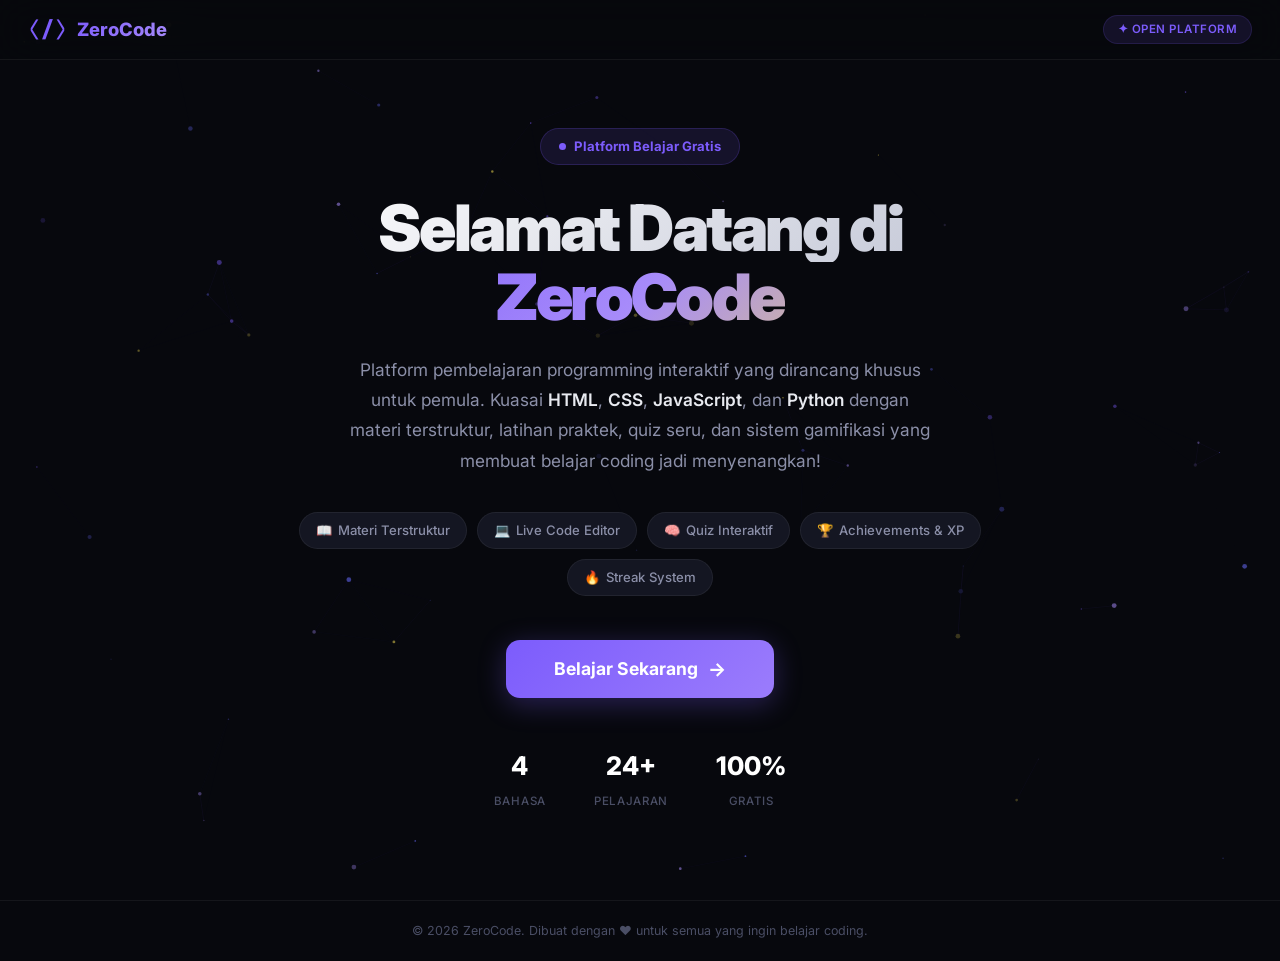
<file: index.html>
<!DOCTYPE html>
<html lang="id">
<head>
    <meta charset="UTF-8">
    <meta name="viewport" content="width=device-width, initial-scale=1.0">
    <meta name="description" content="ZeroCode - Platform pembelajaran interaktif untuk belajar HTML, CSS, JavaScript dan Python dengan sistem gamifikasi">
    <title>ZeroCode — Belajar Programming dari Nol</title>
    <link rel="preconnect" href="https://fonts.googleapis.com">
    <link rel="preconnect" href="https://fonts.gstatic.com" crossorigin>
    <link href="https://fonts.googleapis.com/css2?family=Inter:wght@300;400;500;600;700;800&family=JetBrains+Mono:wght@400;500;600&display=swap" rel="stylesheet">
    <link rel="stylesheet" href="style.css">
</head>
<body>
    <!-- Confetti Canvas -->
    <canvas id="confetti-canvas"></canvas>

    <!-- Streak Popup -->
    <div id="streak-popup" class="streak-popup hidden">
        <div class="streak-popup-content">
            <div class="streak-fire">🔥</div>
            <h2 id="streak-popup-title">Streak 3 Hari!</h2>
            <p id="streak-popup-msg">Kamu konsisten banget! Terus semangat ya! 💪</p>
            <button class="btn btn-primary" onclick="closeStreakPopup()">Lanjut Belajar!</button>
        </div>
    </div>

    <!-- Achievement Popup -->
    <div id="achievement-popup" class="achievement-popup hidden">
        <div class="achievement-popup-content">
            <div class="achievement-icon" id="achievement-icon">🏆</div>
            <h2 id="achievement-title">Achievement Unlocked!</h2>
            <p id="achievement-desc">Kamu telah menyelesaikan modul pertama!</p>
            <button class="btn btn-primary" onclick="closeAchievementPopup()">Mantap!</button>
        </div>
    </div>

    <!-- XP Gain Toast -->
    <div id="xp-toast" class="xp-toast hidden">
        <span class="xp-toast-icon">⚡</span>
        <span id="xp-toast-text">+25 XP</span>
    </div>

    <!-- Sidebar -->
    <nav class="sidebar" id="sidebar">
        <div class="sidebar-header" style="display:flex; justify-content:space-between; align-items:center;">
            <div class="logo">
                <span class="logo-icon">⟨/⟩</span>
                <span class="logo-text" style="font-size:1.1rem;">ZeroCode</span>
            </div>
            <button id="theme-toggle" class="theme-btn" onclick="toggleTheme()" title="Toggle Theme">☀️</button>
        </div>

        <div class="sidebar-nav">
            <button class="nav-item active" data-page="dashboard" id="nav-dashboard" onclick="navigateTo('dashboard')">
                <span class="nav-icon">📊</span>
                <span class="nav-label">Dashboard</span>
            </button>
            <button class="nav-item" data-page="html" id="nav-html" onclick="navigateTo('html')">
                <span class="nav-icon">🧱</span>
                <span class="nav-label">HTML</span>
                <span class="nav-badge" id="html-progress-badge">0%</span>
            </button>
            <button class="nav-item" data-page="css" id="nav-css" onclick="navigateTo('css')">
                <span class="nav-icon">🎨</span>
                <span class="nav-label">CSS</span>
                <span class="nav-badge" id="css-progress-badge">0%</span>
            </button>
            <button class="nav-item" data-page="javascript" id="nav-javascript" onclick="navigateTo('javascript')">
                <span class="nav-icon">⚡</span>
                <span class="nav-label">JavaScript</span>
                <span class="nav-badge" id="javascript-progress-badge">0%</span>
            </button>
            <button class="nav-item" data-page="python" id="nav-python" onclick="navigateTo('python')">
                <span class="nav-icon">🐍</span>
                <span class="nav-label">Python</span>
                <span class="nav-badge" id="python-progress-badge">0%</span>
            </button>
            <button class="nav-item" data-page="achievements" id="nav-achievements" onclick="navigateTo('achievements')">
                <span class="nav-icon">🏆</span>
                <span class="nav-label">Achievements</span>
            </button>
        </div>

        <div class="sidebar-footer">
            <div class="user-level">
                <div class="level-badge" id="level-badge">1</div>
                <div class="level-info">
                    <span class="level-label">Level <span id="level-num">1</span></span>
                    <div class="level-bar">
                        <div class="level-bar-fill" id="level-bar-fill" style="width: 0%"></div>
                    </div>
                </div>
            </div>
        </div>
    </nav>

    <!-- Mobile Header -->
    <header class="mobile-header" id="mobile-header">
        <button class="hamburger" id="hamburger" onclick="toggleSidebar()">
            <span></span><span></span><span></span>
        </button>
        <div class="logo">
            <span class="logo-icon">⟨/⟩</span>
            <span class="logo-text">ZeroCode</span>
        </div>
        <div class="mobile-actions" style="display:flex; align-items:center; gap:12px;">
            <button id="theme-toggle-mobile" class="theme-btn" onclick="toggleTheme()" title="Toggle Theme" style="width:32px; height:32px; font-size:1rem;">☀️</button>
            <div class="mobile-streak">
                <span>🔥</span>
                <span id="mobile-streak-count">0</span>
            </div>
        </div>
    </header>

    <!-- Main Content -->
    <main class="main-content" id="main-content">

        <!-- ================================ -->
        <!-- DASHBOARD PAGE -->
        <!-- ================================ -->
        <section class="page active" id="page-dashboard">
            <!-- Welcome Banner -->
            <div class="dash-welcome">
                <div class="dash-welcome-left">
                    <div class="dash-avatar" id="dash-avatar">N</div>
                    <div class="dash-welcome-text">
                        <h1 class="dash-greeting" id="greeting">Selamat Datang! 👋</h1>
                        <p class="dash-subtitle">Ayo lanjutkan perjalanan coding kamu hari ini.</p>
                    </div>
                </div>
                <div class="dash-welcome-right">
                    <div class="dash-streak-box">
                        <div class="dash-streak-flame" id="streak-flame">🔥</div>
                        <div>
                            <span class="dash-streak-num" id="streak-count">0</span>
                            <span class="dash-streak-label">Hari Streak</span>
                        </div>
                    </div>
                </div>
            </div>

            <!-- Stats Row -->
            <div class="dash-stats">
                <div class="dash-stat">
                    <div class="dash-stat-icon" style="background:rgba(124,92,252,.12)">⚡</div>
                    <div class="dash-stat-info">
                        <span class="dash-stat-val" id="total-xp">0</span>
                        <span class="dash-stat-lbl">Total XP</span>
                    </div>
                </div>
                <div class="dash-stat">
                    <div class="dash-stat-icon" style="background:rgba(41,101,241,.12)">📚</div>
                    <div class="dash-stat-info">
                        <span class="dash-stat-val" id="completed-lessons">0</span>
                        <span class="dash-stat-lbl">Pelajaran Selesai</span>
                    </div>
                </div>
                <div class="dash-stat">
                    <div class="dash-stat-icon" style="background:rgba(52,211,153,.12)">✅</div>
                    <div class="dash-stat-info">
                        <span class="dash-stat-val" id="correct-answers">0</span>
                        <span class="dash-stat-lbl">Jawaban Benar</span>
                    </div>
                </div>
                <div class="dash-stat">
                    <div class="dash-stat-icon" style="background:rgba(251,191,36,.12)">🏆</div>
                    <div class="dash-stat-info">
                        <span class="dash-stat-val" id="total-achievements">0</span>
                        <span class="dash-stat-lbl">Achievements</span>
                    </div>
                </div>
            </div>

            <!-- Course Progress -->
            <h2 class="section-title">📂 Kursus Tersedia</h2>
            <div class="dash-courses">
                <div class="dash-course-card" onclick="navigateTo('html')">
                    <div class="dcc-accent" style="background:var(--accent-html)"></div>
                    <div class="dcc-body">
                        <div class="dcc-top">
                            <span class="dcc-emoji">🧱</span>
                            <span class="dcc-badge" id="html-progress-badge2">0%</span>
                        </div>
                        <h3 class="dcc-name">HTML</h3>
                        <p class="dcc-desc">Struktur & elemen dasar web</p>
                        <div class="dcc-bar"><div class="dcc-bar-fill" id="html-progress-fill" style="width:0%;background:var(--accent-html)"></div></div>
                    </div>
                </div>
                <div class="dash-course-card" onclick="navigateTo('css')">
                    <div class="dcc-accent" style="background:var(--accent-css)"></div>
                    <div class="dcc-body">
                        <div class="dcc-top">
                            <span class="dcc-emoji">🎨</span>
                            <span class="dcc-badge" id="css-progress-badge2">0%</span>
                        </div>
                        <h3 class="dcc-name">CSS</h3>
                        <p class="dcc-desc">Desain & styling halaman web</p>
                        <div class="dcc-bar"><div class="dcc-bar-fill" id="css-progress-fill" style="width:0%;background:var(--accent-css)"></div></div>
                    </div>
                </div>
                <div class="dash-course-card" onclick="navigateTo('javascript')">
                    <div class="dcc-accent" style="background:var(--accent-js)"></div>
                    <div class="dcc-body">
                        <div class="dcc-top">
                            <span class="dcc-emoji">⚡</span>
                            <span class="dcc-badge" id="js-progress-badge2">0%</span>
                        </div>
                        <h3 class="dcc-name">JavaScript</h3>
                        <p class="dcc-desc">Interaktivitas & logika web</p>
                        <div class="dcc-bar"><div class="dcc-bar-fill" id="js-progress-fill" style="width:0%;background:var(--accent-js)"></div></div>
                    </div>
                </div>
                <div class="dash-course-card" onclick="navigateTo('python')">
                    <div class="dcc-accent" style="background:#306998"></div>
                    <div class="dcc-body">
                        <div class="dcc-top">
                            <span class="dcc-emoji">🐍</span>
                            <span class="dcc-badge" id="python-progress-badge2">0%</span>
                        </div>
                        <h3 class="dcc-name">Python</h3>
                        <p class="dcc-desc">Bahasa andalan data science</p>
                        <div class="dcc-bar"><div class="dcc-bar-fill" id="python-progress-fill" style="width:0%;background:#306998"></div></div>
                    </div>
                </div>
            </div>

            <!-- Daily Motivation -->
            <div class="dash-motivation" id="motivation-card">
                <div class="dash-motiv-icon">💡</div>
                <div class="dash-motiv-body">
                    <h3 id="motivation-title">Tips Hari Ini</h3>
                    <p id="motivation-text">Konsistensi lebih penting dari intensitas. Belajar sedikit setiap hari lebih baik daripada marathon 1 hari lalu berhenti!</p>
                </div>
            </div>
        </section>

        <!-- ================================ -->
        <!-- BOSS BATTLE SECTION             -->
        <!-- ================================ -->
        <div id="boss-battle-overlay" class="boss-overlay hidden">
            <div class="boss-card">
                <div class="boss-header">
                    <div class="boss-icon" id="boss-icon">🐉</div>
                    <h2 class="boss-title" id="boss-title">⚔️ Boss Battle!</h2>
                    <p class="boss-subtitle" id="boss-subtitle">Taklukkan boss ini untuk melanjutkan ke materi berikutnya!</p>
                    <div class="boss-hp">
                        <div class="boss-hp-label">Boss HP</div>
                        <div class="boss-hp-bar">
                            <div class="boss-hp-fill" id="boss-hp-fill" style="width:100%"></div>
                        </div>
                    </div>
                </div>
                <div class="boss-question-area">
                    <div class="boss-q-num" id="boss-q-num">1/5</div>
                    <div class="boss-q-text" id="boss-q-text"></div>
                    <div class="boss-options" id="boss-options"></div>
                    <div class="boss-feedback hidden" id="boss-feedback"></div>
                    <button class="btn btn-primary hidden" id="boss-next-btn" onclick="nextBossQuestion()">Lanjut →</button>
                </div>
                <div class="boss-result hidden" id="boss-result">
                    <div class="boss-result-icon" id="boss-result-icon">🎉</div>
                    <h2 id="boss-result-title">Boss Dikalahkan!</h2>
                    <p id="boss-result-msg">Kamu berhasil melewati ujian ini!</p>
                    <button class="btn btn-primary" onclick="closeBossBattle()">Lanjut Belajar 🚀</button>
                </div>
            </div>
        </div>

        <!-- ================================ -->
        <!-- COURSE PAGE TEMPLATE (HTML) -->
        <!-- ================================ -->
        <section class="page" id="page-html">
            <div class="page-header">
                <div>
                    <h1 class="page-title">🧱 Belajar HTML</h1>
                    <p class="page-subtitle">Kuasai pondasi setiap halaman web.</p>
                </div>
            </div>
            <div class="lessons-container" id="html-lessons"></div>
        </section>

        <!-- ================================ -->
        <!-- COURSE PAGE TEMPLATE (CSS) -->
        <!-- ================================ -->
        <section class="page" id="page-css">
            <div class="page-header">
                <div>
                    <h1 class="page-title">🎨 Belajar CSS</h1>
                    <p class="page-subtitle">Buat tampilan web yang memukau.</p>
                </div>
            </div>
            <div class="lessons-container" id="css-lessons"></div>
        </section>

        <!-- ================================ -->
        <!-- COURSE PAGE TEMPLATE (JS) -->
        <!-- ================================ -->
        <section class="page" id="page-javascript">
            <div class="page-header">
                <div>
                    <h1 class="page-title">⚡ Belajar JavaScript</h1>
                    <p class="page-subtitle">Hidupkan web kamu dengan interaktivitas.</p>
                </div>
            </div>
            <div class="lessons-container" id="javascript-lessons"></div>
        </section>

        <!-- ================================ -->
        <!-- COURSE PAGE TEMPLATE (PYTHON) -->
        <!-- ================================ -->
        <section class="page" id="page-python">
            <div class="page-header">
                <div>
                    <h1 class="page-title">🐍 Belajar Python</h1>
                    <p class="page-subtitle">Bahasa andalan programer & data science.</p>
                </div>
            </div>
            <div class="lessons-container" id="python-lessons"></div>
        </section>

        <!-- ================================ -->
        <!-- LESSON VIEW (dynamic) -->
        <!-- ================================ -->
        <section class="page" id="page-lesson">
            <div class="lesson-view">
                <button class="btn-back" id="btn-back" onclick="goBackFromLesson()">← Kembali</button>
                <div class="lesson-header">
                    <h1 class="lesson-title" id="lesson-title"></h1>
                    <div class="lesson-header-right">
                        <span class="lesson-xp" id="lesson-xp">+25 XP</span>
                        <div class="lesson-steps" id="lesson-steps">
                            <span class="step-dot active" data-step="materi" title="Materi"></span>
                            <span class="step-dot" data-step="practice" title="Praktek"></span>
                            <span class="step-dot" data-step="quiz" title="Quiz"></span>
                        </div>
                    </div>
                </div>

                <!-- TAB BAR -->
                <div class="lesson-tabs">
                    <button class="lesson-tab active" id="tab-materi" onclick="switchTab('materi')">
                        <span>📖</span> Materi
                    </button>
                    <button class="lesson-tab" id="tab-practice" onclick="switchTab('practice')">
                        <span>💻</span> Praktek
                    </button>
                    <button class="lesson-tab" id="tab-quiz" onclick="switchTab('quiz')">
                        <span>🧠</span> Quiz
                    </button>
                </div>

                <!-- TAB: MATERI -->
                <div class="tab-panel active" id="panel-materi">
                    <div class="lesson-content" id="lesson-content"></div>
                    <div class="tab-nav-footer">
                        <button class="btn btn-primary" onclick="switchTab('practice')">
                            Lanjut ke Praktek 💻
                        </button>
                    </div>
                </div>

                <!-- TAB: PRAKTEK (Code Editor) -->
                <div class="tab-panel" id="panel-practice">
                    <div class="practice-header">
                        <div class="challenge-badge">🎯 Challenge</div>
                        <h3 class="challenge-title" id="challenge-title">Tulis kodemu di sini</h3>
                        <p class="challenge-desc" id="challenge-desc">Ikuti instruksi di bawah ini.</p>
                    </div>

                    <div class="editor-container" id="editor-container">
                        <!-- Editor Panel -->
                        <div class="editor-panel">
                            <div class="editor-toolbar">
                                <div class="editor-toolbar-left">
                                    <span class="editor-lang-badge" id="editor-lang-badge">HTML</span>
                                    <span class="editor-filename" id="editor-filename">index.html</span>
                                </div>
                                <div class="editor-toolbar-right">
                                    <button class="editor-btn" onclick="resetEditor()" title="Reset">↺ Reset</button>
                                    <button class="editor-btn editor-btn-run" onclick="runCode()" id="run-btn">
                                        ▶ Jalankan
                                    </button>
                                </div>
                            </div>
                            <div class="editor-wrapper">
                                <div class="line-numbers" id="line-numbers">1</div>
                                <textarea
                                    id="code-editor"
                                    class="code-editor"
                                    spellcheck="false"
                                    autocomplete="off"
                                    autocorrect="off"
                                    autocapitalize="off"
                                    placeholder="Tulis kode di sini..."
                                    oninput="onEditorInput()"
                                    onkeydown="handleEditorKeydown(event)"
                                    onscroll="syncScroll()"
                                ></textarea>
                            </div>
                        </div>

                        <!-- Output Panel -->
                        <div class="output-panel">
                            <div class="output-toolbar">
                                <span class="output-title" id="output-title">👁️ Output</span>
                                <button class="editor-btn" onclick="clearOutput()">✕ Clear</button>
                            </div>
                            <!-- Live Preview for HTML/CSS -->
                            <iframe id="preview-frame" class="preview-frame" sandbox="allow-scripts"></iframe>
                            <!-- Console for JS -->
                            <div id="console-output" class="console-output hidden"></div>
                        </div>
                    </div>

                    <!-- Challenge Check -->
                    <div class="challenge-checker" id="challenge-checker">
                        <div class="checker-hints" id="checker-hints"></div>
                        <div class="checker-actions">
                            <button class="btn btn-outline" onclick="showHint()" id="hint-btn">💡 Hint</button>
                            <button class="btn btn-primary" onclick="checkChallenge()" id="check-btn">✅ Cek Jawaban</button>
                        </div>
                    </div>

                    <div class="challenge-result hidden" id="challenge-result">
                        <div class="result-icon" id="result-icon">✅</div>
                        <div class="result-content">
                            <h4 id="result-title">Benar!</h4>
                            <p id="result-message">Kode kamu sudah benar!</p>
                        </div>
                        <button class="btn btn-primary" id="result-next-btn" onclick="switchTab('quiz')">
                            Lanjut ke Quiz 🧠
                        </button>
                    </div>

                    <div class="tab-nav-footer" id="practice-skip-footer">
                        <button class="btn btn-outline btn-sm" onclick="skipPractice()">
                            Lewati Praktek →
                        </button>
                    </div>
                </div>

                <!-- TAB: QUIZ -->
                <div class="tab-panel" id="panel-quiz">
                    <div class="quiz-section" id="quiz-section">
                        <h2 class="quiz-title">🧠 Quiz Time!</h2>
                        <div class="quiz-progress-bar">
                            <div class="quiz-progress-fill" id="quiz-progress-fill" style="width:0%"></div>
                        </div>
                        <div class="quiz-question" id="quiz-question"></div>
                        <div class="quiz-options" id="quiz-options"></div>
                        <div class="quiz-feedback hidden" id="quiz-feedback"></div>
                        <button class="btn btn-primary hidden" id="quiz-next-btn" onclick="nextQuizQuestion()">Lanjut →</button>
                    </div>

                    <!-- Lesson Complete -->
                    <div class="lesson-complete hidden" id="lesson-complete">
                        <div class="complete-animation">
                            <span class="complete-icon">🎉</span>
                            <h2>Lesson Selesai!</h2>
                            <p id="complete-message">Kamu hebat! Lanjutkan ke pelajaran berikutnya.</p>
                            <div class="complete-xp">
                                <span>+</span><span id="earned-xp">25</span><span> XP</span>
                            </div>
                            <div class="complete-stats" id="complete-stats"></div>
                            <button class="btn btn-primary" onclick="goBackFromLesson()">Kembali ke Kursus 🚀</button>
                        </div>
                    </div>
                </div>
            </div>
        </section>

        <!-- ================================ -->
        <!-- ACHIEVEMENTS PAGE -->
        <!-- ================================ -->
        <section class="page" id="page-achievements">
            <div class="page-header">
                <div>
                    <h1 class="page-title">🏆 Achievements</h1>
                    <p class="page-subtitle">Koleksi pencapaian kamu selama belajar.</p>
                </div>
            </div>
            <div class="achievements-grid" id="achievements-grid"></div>
        </section>
    </main>

    <!-- Overlay for mobile sidebar -->
    <div class="sidebar-overlay" id="sidebar-overlay" onclick="toggleSidebar()"></div>

    <!-- ================================ -->
    <!-- FLOATING PROFILE & RIGHT SIDEBAR -->
    <!-- ================================ -->
    <button id="floating-profile-btn" class="floating-profile-btn" onclick="toggleProfileSidebar()">
        <span id="floating-avatar">P</span>
    </button>

    <div class="profile-overlay" id="profile-overlay" onclick="toggleProfileSidebar()"></div>

    <aside id="profile-sidebar" class="profile-sidebar">
        <div class="profile-sidebar-header">
            <h2>👤 Profile Ku</h2>
            <button class="btn-close-profile" onclick="toggleProfileSidebar()">✕</button>
        </div>
        <div class="profile-sidebar-content">
            <div class="profile-header-info">
                <div class="profile-avatar-large" id="profile-avatar-large" onclick="document.getElementById('profile-upload').click()" title="Ubah Foto Profil">P</div>
                <div class="profile-text-wrap">
                    <h2 class="profile-name" id="profile-name">Pengguna</h2>
                    <p class="profile-join-date" id="profile-join-date-txt">Bergabung sejak: -</p>
                    <button class="btn btn-outline btn-sm" onclick="editProfileName()">✏️ Edit Nama</button>
                </div>
            </div>
            
            <input type="file" id="profile-upload" accept="image/*" style="display:none;" onchange="handleProfileUpload(event)">
            
            <h3 class="section-title" style="margin-top:24px; font-size:1.1rem;">Statistik Belajar</h3>
            <div class="profile-stats-grid">
                <div class="p-stat-box">
                    <span class="p-stat-icon">🌟</span>
                    <div class="p-stat-content">
                        <span class="p-stat-value" id="profile-level">1</span>
                        <span class="p-stat-label">Level Aktif</span>
                    </div>
                </div>
                <div class="p-stat-box">
                    <span class="p-stat-icon">⚡</span>
                    <div class="p-stat-content">
                        <span class="p-stat-value" id="profile-xp">0</span>
                        <span class="p-stat-label">Total XP</span>
                    </div>
                </div>
                <div class="p-stat-box">
                    <span class="p-stat-icon">🔥</span>
                    <div class="p-stat-content">
                        <span class="p-stat-value" id="profile-streak-val">0</span>
                        <span class="p-stat-label">Hari Streak</span>
                    </div>
                </div>
                <div class="p-stat-box">
                    <span class="p-stat-icon">🏆</span>
                    <div class="p-stat-content">
                        <span class="p-stat-value" id="profile-achievements-val">0</span>
                        <span class="p-stat-label">Achievements</span>
                    </div>
                </div>
            </div>

            <div class="profile-actions">
                <hr class="profile-divider">
                <h3 class="section-title" style="font-size:1.1rem; margin-bottom:16px;">Pengaturan Akun</h3>
                <div class="profile-btn-group">
                    <button class="btn btn-danger" onclick="resetProgress()" style="width:100%; background:rgba(248,113,113,0.15); color:#f87171; border:1px solid #f87171; border-radius:8px;">⚠️ Reset Progress Keseluruhan</button>
                </div>
            </div>
        </div>
    </aside>

    <script src="courses_data.js"></script>
    <script src="app.js"></script>
</body>
</html>
</file>
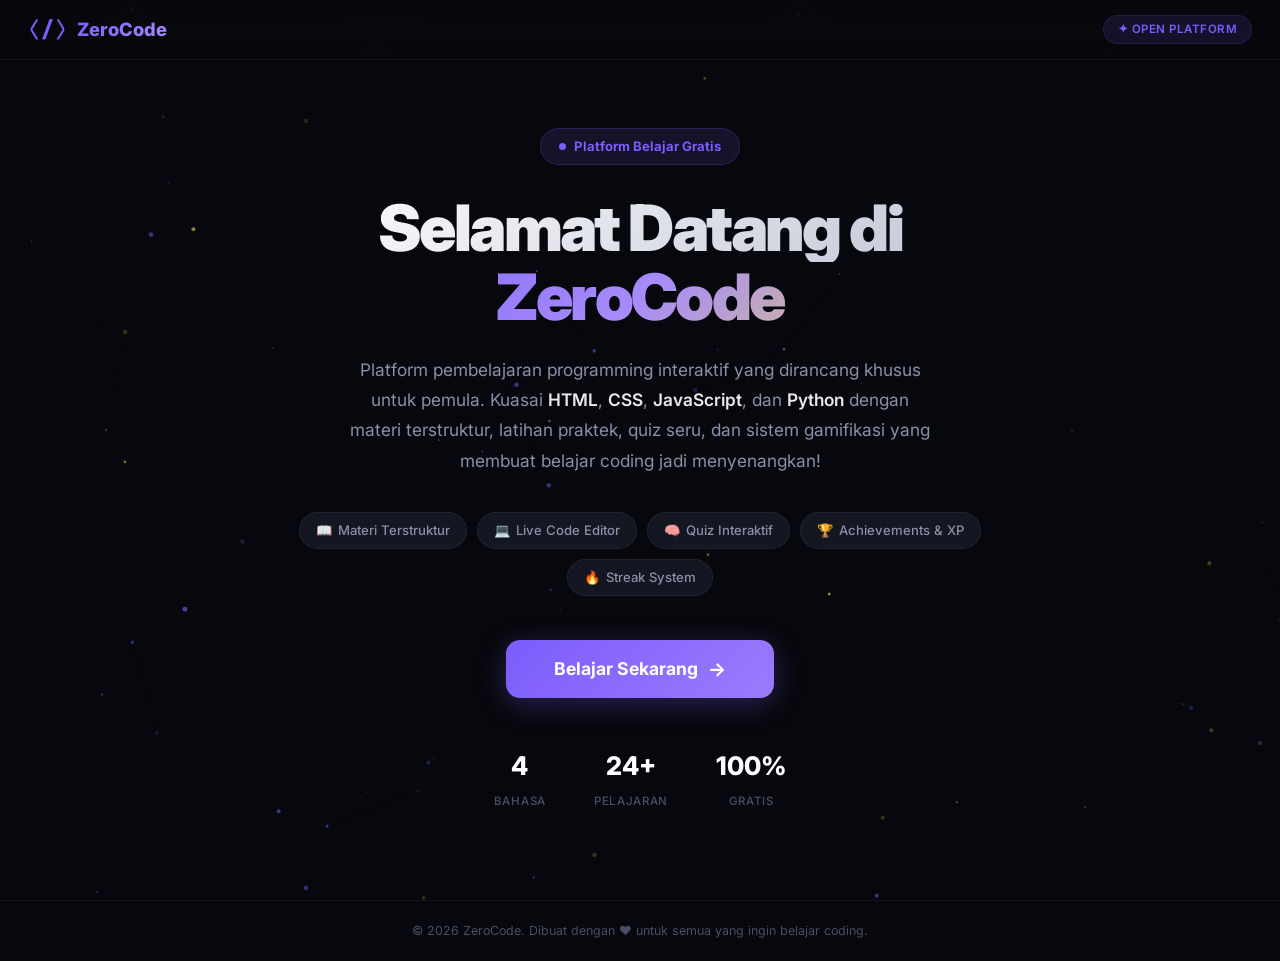
<file: home.html>
<!DOCTYPE html>
<html lang="id">
<head>
    <meta charset="UTF-8">
    <meta name="viewport" content="width=device-width, initial-scale=1.0">
    <meta name="description" content="ZeroCode - Platform pembelajaran interaktif gratis untuk belajar programming dari nol.">
    <title>ZeroCode — Belajar Programming dari Nol</title>
    <link rel="preconnect" href="https://fonts.googleapis.com">
    <link rel="preconnect" href="https://fonts.gstatic.com" crossorigin>
    <link href="https://fonts.googleapis.com/css2?family=Inter:wght@300;400;500;600;700;800;900&family=JetBrains+Mono:wght@400;500;600;700&display=swap" rel="stylesheet">
    <style>
        :root {
            --bg: #07080d;
            --bg2: #0e1019;
            --card: #141622;
            --text: #e8eaf0;
            --text2: #8b8fa8;
            --muted: #4a4e65;
            --accent: #7c5cfc;
            --accent-s: rgba(124,92,252,0.12);
            --border: rgba(255,255,255,0.06);
        }
        *,*::before,*::after{margin:0;padding:0;box-sizing:border-box}
        html{scroll-behavior:smooth}
        body{
            font-family:'Inter',-apple-system,sans-serif;
            background:var(--bg);color:var(--text);
            min-height:100vh;overflow-x:hidden;line-height:1.6;
        }
        ::selection{background:var(--accent);color:#fff}

        /* ====== PARTICLE CANVAS ====== */
        #particles{position:fixed;inset:0;z-index:0;pointer-events:none}

        /* ====== NAVBAR ====== */
        .nav{
            position:fixed;top:0;left:0;right:0;z-index:100;
            height:60px;padding:0 28px;
            display:flex;align-items:center;justify-content:space-between;
            background:rgba(7,8,13,0.75);
            backdrop-filter:blur(20px);-webkit-backdrop-filter:blur(20px);
            border-bottom:1px solid var(--border);
        }
        .nav-logo{display:flex;align-items:center;gap:10px;text-decoration:none}
        .nav-logo-icon{
            font-size:1.35rem;font-weight:800;color:var(--accent);
            font-family:'JetBrains Mono',monospace;
        }
        .nav-logo-text{
            font-size:1.15rem;font-weight:800;
            background:linear-gradient(135deg,var(--accent),#a78bfa);
            -webkit-background-clip:text;-webkit-text-fill-color:transparent;background-clip:text;
        }
        .nav-pill{
            padding:4px 14px;background:var(--accent-s);color:var(--accent);
            border-radius:999px;font-size:0.72rem;font-weight:600;letter-spacing:0.04em;
            border:1px solid rgba(124,92,252,0.15);white-space:nowrap;
        }

        /* ====== HERO ====== */
        .hero{
            position:relative;z-index:1;
            min-height:100vh;display:flex;align-items:center;justify-content:center;
            padding:100px 24px 60px;
        }
        .hero-inner{max-width:760px;text-align:center}

        .badge{
            display:inline-flex;align-items:center;gap:8px;
            padding:7px 18px;background:var(--accent-s);color:var(--accent);
            border-radius:999px;font-weight:700;font-size:0.82rem;
            border:1px solid rgba(124,92,252,0.2);
            animation:fadeUp .6s ease;margin-bottom:28px;
        }
        .badge .dot{
            width:7px;height:7px;background:var(--accent);border-radius:50%;
            animation:pulse 2s ease-in-out infinite;
        }
        @keyframes pulse{
            0%,100%{opacity:1;transform:scale(1)}
            50%{opacity:.4;transform:scale(1.5)}
        }

        .hero h1{
            font-size:clamp(2.5rem,7vw,4rem);font-weight:900;
            line-height:1.08;letter-spacing:-.04em;margin-bottom:24px;
            animation:fadeUp .7s ease .1s both;
        }
        .hero h1 .w{
            display:block;
            background:linear-gradient(135deg,#fff,#c0c4d4);
            -webkit-background-clip:text;-webkit-text-fill-color:transparent;background-clip:text;
        }
        .hero h1 .g{
            display:block;
            background:linear-gradient(135deg,var(--accent),#a78bfa 50%,#f0db4f);
            -webkit-background-clip:text;-webkit-text-fill-color:transparent;background-clip:text;
        }

        .hero-desc{
            font-size:1.08rem;color:var(--text2);line-height:1.75;
            max-width:580px;margin:0 auto 36px;
            animation:fadeUp .7s ease .2s both;
        }
        .hero-desc strong{color:var(--text);font-weight:600}

        .tags{
            display:flex;flex-wrap:wrap;justify-content:center;gap:10px;
            margin-bottom:44px;animation:fadeUp .7s ease .3s both;
        }
        .tag{
            display:inline-flex;align-items:center;gap:6px;
            padding:7px 16px;background:var(--card);
            border:1px solid var(--border);border-radius:999px;
            font-size:.82rem;font-weight:500;color:var(--text2);
            transition:all .25s ease;cursor:default;
        }
        .tag:hover{
            border-color:var(--accent);color:var(--accent);
            background:var(--accent-s);transform:translateY(-2px);
        }

        .cta-wrap{animation:fadeUp .7s ease .4s both;margin-bottom:48px}
        .cta{
            display:inline-flex;align-items:center;gap:10px;
            padding:17px 48px;font-size:1.1rem;font-weight:700;
            font-family:'Inter',sans-serif;color:#fff;
            background:linear-gradient(135deg,var(--accent),#9b7cfc);
            border:none;border-radius:14px;cursor:pointer;
            transition:all .3s ease;
            box-shadow:0 6px 28px rgba(124,92,252,.3);
            position:relative;overflow:hidden;
        }
        .cta::after{
            content:'';position:absolute;top:0;left:-100%;
            width:100%;height:100%;
            background:linear-gradient(90deg,transparent,rgba(255,255,255,.12),transparent);
            transition:left .5s ease;
        }
        .cta:hover{transform:translateY(-3px);box-shadow:0 10px 40px rgba(124,92,252,.45)}
        .cta:hover::after{left:100%}
        .cta:active{transform:translateY(0)}
        .cta .arr{transition:transform .25s ease;font-size:1.2rem}
        .cta:hover .arr{transform:translateX(4px)}

        .stats-row{
            display:flex;justify-content:center;gap:48px;
            animation:fadeUp .7s ease .55s both;
        }
        .stat-item{text-align:center}
        .stat-num{font-size:1.6rem;font-weight:800;color:#fff;display:block}
        .stat-lbl{font-size:.72rem;color:var(--muted);font-weight:500;text-transform:uppercase;letter-spacing:.06em}

        /* ====== NAME OVERLAY ====== */
        .name-ov{
            position:fixed;inset:0;z-index:1000;
            display:flex;align-items:center;justify-content:center;
            opacity:0;visibility:hidden;transition:all .4s ease;
        }
        .name-ov.show{opacity:1;visibility:visible}
        .name-ov-bg{
            position:absolute;inset:0;
            background:rgba(6,7,10,.88);
            backdrop-filter:blur(24px);-webkit-backdrop-filter:blur(24px);
        }
        .name-card{
            position:relative;z-index:10;width:90%;max-width:440px;
            background:#14162a;border:1px solid rgba(255,255,255,.1);
            border-radius:22px;padding:44px 36px 36px;
            box-shadow:0 32px 80px rgba(0,0,0,.6);
            transform:translateY(30px) scale(.96);
            transition:all .45s cubic-bezier(.34,1.56,.64,1);
        }
        .name-ov.show .name-card{transform:translateY(0) scale(1)}
        .nc-hdr{text-align:center;margin-bottom:28px}
        .nc-emoji{font-size:2.8rem;display:block;margin-bottom:14px;animation:wave 2.5s ease-in-out infinite}
        @keyframes wave{
            0%,60%,100%{transform:rotate(0)}
            10%{transform:rotate(14deg)}20%{transform:rotate(-8deg)}
            30%{transform:rotate(14deg)}40%{transform:rotate(-4deg)}50%{transform:rotate(10deg)}
        }
        .nc-title{font-size:1.5rem;font-weight:800;letter-spacing:-.02em;margin-bottom:8px}
        .nc-desc{color:var(--text2);font-size:.88rem;line-height:1.5}
        .nc-form{display:flex;flex-direction:column;gap:16px}
        .nc-input{
            display:block;width:100%;padding:16px 20px;
            background:var(--bg);border:2px solid var(--border);
            border-radius:8px;color:var(--text);
            font-family:'Inter',sans-serif;font-size:1rem;
            outline:none;transition:all .25s ease;
            -webkit-appearance:none;appearance:none;
        }
        .nc-input::placeholder{color:var(--muted)}
        .nc-input:focus{border-color:var(--accent);box-shadow:0 0 0 4px var(--accent-s)}
        .nc-submit{
            display:flex;align-items:center;justify-content:center;gap:8px;
            width:100%;padding:16px 24px;font-size:1rem;font-weight:700;
            font-family:'Inter',sans-serif;color:#fff;
            background:linear-gradient(135deg,var(--accent),#9b7cfc);
            border:none;border-radius:8px;cursor:pointer;
            transition:all .25s ease;box-shadow:0 4px 16px rgba(124,92,252,.25);
        }
        .nc-submit:hover{transform:translateY(-2px);box-shadow:0 6px 24px rgba(124,92,252,.4)}
        .nc-submit:active{transform:translateY(0)}
        .nc-back{
            display:block;width:100%;text-align:center;margin-top:8px;
            color:var(--muted);font-size:.82rem;font-family:'Inter',sans-serif;
            cursor:pointer;border:none;background:none;padding:6px;
            transition:color .2s ease;
        }
        .nc-back:hover{color:var(--text2)}

        .foot{
            text-align:center;padding:20px 24px;color:var(--muted);font-size:.78rem;
            border-top:1px solid var(--border);position:relative;z-index:1;
        }

        @keyframes fadeUp{
            from{opacity:0;transform:translateY(24px)}
            to{opacity:1;transform:translateY(0)}
        }

        @media(max-width:768px){
            .nav{padding:0 16px;height:54px}
            .hero{padding:80px 18px 40px}
            .hero h1{margin-bottom:20px}
            .hero-desc{font-size:.95rem;margin-bottom:28px}
            .tags{gap:8px}.tag{font-size:.75rem;padding:5px 12px}
            .cta{padding:15px 36px;font-size:1rem}
            .stats-row{gap:28px}.stat-num{font-size:1.3rem}
            .name-card{padding:36px 24px 28px}.nc-title{font-size:1.3rem}
        }
        @media(max-width:480px){
            .stats-row{gap:20px}.stat-num{font-size:1.15rem}.stat-lbl{font-size:.68rem}
        }
    </style>
</head>
<body>

<canvas id="particles"></canvas>

<div style="position:relative;z-index:1;min-height:100vh;display:flex;flex-direction:column">

    <nav class="nav">
        <a class="nav-logo" href="#">
            <span class="nav-logo-icon">⟨/⟩</span>
            <span class="nav-logo-text">ZeroCode</span>
        </a>
        <span class="nav-pill">✦ OPEN PLATFORM</span>
    </nav>

    <section class="hero">
        <div class="hero-inner">
            <div class="badge"><span class="dot"></span> Platform Belajar Gratis</div>
            <h1>
                <span class="w">Selamat Datang di</span>
                <span class="g">ZeroCode</span>
            </h1>
            <p class="hero-desc">
                Platform pembelajaran programming interaktif yang dirancang khusus untuk pemula.
                Kuasai <strong>HTML</strong>, <strong>CSS</strong>, <strong>JavaScript</strong>, dan <strong>Python</strong>
                dengan materi terstruktur, latihan praktek, quiz seru, dan sistem gamifikasi
                yang membuat belajar coding jadi menyenangkan!
            </p>
            <div class="tags">
                <span class="tag"><span>📖</span> Materi Terstruktur</span>
                <span class="tag"><span>💻</span> Live Code Editor</span>
                <span class="tag"><span>🧠</span> Quiz Interaktif</span>
                <span class="tag"><span>🏆</span> Achievements & XP</span>
                <span class="tag"><span>🔥</span> Streak System</span>
            </div>
            <div class="cta-wrap">
                <button class="cta" onclick="openNameForm()">
                    Belajar Sekarang <span class="arr">→</span>
                </button>
            </div>
            <div class="stats-row">
                <div class="stat-item"><span class="stat-num">4</span><span class="stat-lbl">Bahasa</span></div>
                <div class="stat-item"><span class="stat-num">24+</span><span class="stat-lbl">Pelajaran</span></div>
                <div class="stat-item"><span class="stat-num">100%</span><span class="stat-lbl">Gratis</span></div>
            </div>
        </div>
    </section>

    <footer class="foot">&copy; 2026 ZeroCode. Dibuat dengan ❤️ untuk semua yang ingin belajar coding.</footer>
</div>

<!-- NAME OVERLAY -->
<div class="name-ov" id="name-ov">
    <div class="name-ov-bg" onclick="closeNameForm()"></div>
    <div class="name-card">
        <div class="nc-hdr">
            <span class="nc-emoji">👋</span>
            <h2 class="nc-title">Siapa Namamu?</h2>
            <p class="nc-desc">Masukkan nama panggilanmu agar pengalaman belajar lebih personal dan seru!</p>
        </div>
        <form class="nc-form" id="name-form" onsubmit="submitName(event)">
            <input type="text" class="nc-input" id="name-input" placeholder="Ketik nama panggilanmu..." required autocomplete="off" maxlength="30">
            <button type="submit" class="nc-submit">🚀 Mulai Petualangan Coding!</button>
        </form>
        <button class="nc-back" onclick="closeNameForm()">← Kembali</button>
    </div>
</div>

<script>
// ====== PARTICLE SYSTEM ======
(function(){
    const c = document.getElementById('particles');
    const ctx = c.getContext('2d');
    let w, h, particles = [], mouse = {x:null, y:null};

    function resize(){
        w = c.width = window.innerWidth;
        h = c.height = window.innerHeight;
    }
    resize();
    window.addEventListener('resize', resize);

    window.addEventListener('mousemove', e => {
        mouse.x = e.clientX;
        mouse.y = e.clientY;
    });

    const COUNT = Math.min(80, Math.floor(window.innerWidth / 18));
    const COLORS = ['rgba(124,92,252,','rgba(167,139,250,','rgba(99,102,241,','rgba(240,219,79,'];

    for(let i=0; i<COUNT; i++){
        particles.push({
            x: Math.random()*w,
            y: Math.random()*h,
            r: Math.random()*2 + 0.5,
            vx: (Math.random()-.5)*.4,
            vy: (Math.random()-.5)*.4,
            col: COLORS[Math.floor(Math.random()*COLORS.length)],
            alpha: Math.random()*.5 + .1
        });
    }

    function draw(){
        ctx.clearRect(0,0,w,h);

        for(let i=0; i<particles.length; i++){
            const p = particles[i];
            p.x += p.vx;
            p.y += p.vy;

            if(p.x < 0) p.x = w;
            if(p.x > w) p.x = 0;
            if(p.y < 0) p.y = h;
            if(p.y > h) p.y = 0;

            // Mouse interaction
            if(mouse.x !== null){
                const dx = mouse.x - p.x;
                const dy = mouse.y - p.y;
                const dist = Math.sqrt(dx*dx + dy*dy);
                if(dist < 150){
                    p.x -= dx * 0.008;
                    p.y -= dy * 0.008;
                }
            }

            ctx.beginPath();
            ctx.arc(p.x, p.y, p.r, 0, Math.PI*2);
            ctx.fillStyle = p.col + p.alpha + ')';
            ctx.fill();

            // Connect nearby
            for(let j=i+1; j<particles.length; j++){
                const p2 = particles[j];
                const dx = p.x - p2.x;
                const dy = p.y - p2.y;
                const dist = Math.sqrt(dx*dx + dy*dy);
                if(dist < 120){
                    ctx.beginPath();
                    ctx.moveTo(p.x, p.y);
                    ctx.lineTo(p2.x, p2.y);
                    ctx.strokeStyle = 'rgba(124,92,252,' + (1 - dist/120) * 0.12 + ')';
                    ctx.lineWidth = 0.5;
                    ctx.stroke();
                }
            }
        }
        requestAnimationFrame(draw);
    }
    draw();
})();

// ====== NAME FORM ======
function openNameForm(){
    document.getElementById('name-ov').classList.add('show');
    setTimeout(()=>document.getElementById('name-input').focus(),450);
}
function closeNameForm(){
    document.getElementById('name-ov').classList.remove('show');
}
function submitName(e){
    e.preventDefault();
    const name = document.getElementById('name-input').value.trim();
    if(!name) return;
    localStorage.setItem('zerocode-username', name);
    const card = document.querySelector('.name-card');
    card.style.transform='translateY(-16px) scale(1.01)';
    card.style.opacity='0';
    card.style.transition='all .35s ease';
    setTimeout(()=>{window.location.href='index.html'},350);
}
document.addEventListener('keydown',e=>{if(e.key==='Escape')closeNameForm()});
window.addEventListener('DOMContentLoaded',()=>{
    if(localStorage.getItem('zerocode-username')) window.location.href='index.html';
});
</script>
</body>
</html>
</file>
<file: style.css>
/* ===================================
   DESIGN TOKENS & VARIABLES
   =================================== */
:root {
    /* Colors */
    --bg-primary: #0f1117;
    --bg-secondary: #161822;
    --bg-card: #1c1f2e;
    --bg-card-hover: #232740;
    --bg-input: #1a1d2b;
    
    --text-primary: #e8eaf0;
    --text-secondary: #8b8fa8;
    --text-muted: #555a73;
    
    --accent-html: #e44d26;
    --accent-html-soft: rgba(228, 77, 38, 0.15);
    --accent-css: #2965f1;
    --accent-css-soft: rgba(41, 101, 241, 0.15);
    --accent-js: #f0db4f;
    --accent-js-soft: rgba(240, 219, 79, 0.15);
    
    --accent-primary: #7c5cfc;
    --accent-primary-soft: rgba(124, 92, 252, 0.15);
    --accent-success: #34d399;
    --accent-success-soft: rgba(52, 211, 153, 0.15);
    --accent-error: #f87171;
    --accent-error-soft: rgba(248, 113, 113, 0.15);
    --accent-warning: #fbbf24;
    --accent-warning-soft: rgba(251, 191, 36, 0.15);
    
    --border: rgba(255, 255, 255, 0.06);
    --border-hover: rgba(255, 255, 255, 0.12);
    
    /* Shadows */
    --shadow-sm: 0 1px 3px rgba(0, 0, 0, 0.3);
    --shadow-md: 0 4px 16px rgba(0, 0, 0, 0.3);
    --shadow-lg: 0 8px 32px rgba(0, 0, 0, 0.4);
    --shadow-glow: 0 0 30px rgba(124, 92, 252, 0.15);
    
    /* Spacing */
    --sidebar-width: 260px;
    
    /* Radius */
    --radius-sm: 6px;
    --radius-md: 12px;
    --radius-lg: 20px;
    --radius-full: 9999px;
    
    /* Transitions */
    --transition-fast: 0.15s ease;
    --transition-normal: 0.25s cubic-bezier(0.4, 0, 0.2, 1);
    --transition-bounce: 0.5s cubic-bezier(0.34, 1.56, 0.64, 1);
}

[data-theme="light"] {
    --bg-primary: #f8fafc;
    --bg-secondary: #ffffff;
    --bg-card: #ffffff;
    --bg-card-hover: #f1f5f9;
    --bg-input: #f1f5f9;
    
    --text-primary: #0f172a;
    --text-secondary: #475569;
    --text-muted: #94a3b8;
    
    --border: rgba(0, 0, 0, 0.1);
    --border-hover: rgba(0, 0, 0, 0.2);
    
    --shadow-sm: 0 1px 2px rgba(0, 0, 0, 0.05);
    --shadow-md: 0 4px 6px -1px rgba(0, 0, 0, 0.1);
    --shadow-lg: 0 10px 15px -3px rgba(0, 0, 0, 0.1);
}

/* ===================================
   RESET & BASE
   =================================== */
*, *::before, *::after {
    margin: 0;
    padding: 0;
    box-sizing: border-box;
}

html {
    scroll-behavior: smooth;
}

body {
    font-family: 'Inter', -apple-system, BlinkMacSystemFont, sans-serif;
    background: var(--bg-primary);
    color: var(--text-primary);
    line-height: 1.6;
    overflow-x: hidden;
    min-height: 100vh;
}

::selection {
    background: var(--accent-primary);
    color: white;
}

::-webkit-scrollbar {
    width: 6px;
}

::-webkit-scrollbar-track {
    background: var(--bg-primary);
}

::-webkit-scrollbar-thumb {
    background: var(--text-muted);
    border-radius: 3px;
}

::-webkit-scrollbar-thumb:hover {
    background: var(--text-secondary);
}

/* ===================================
   CONFETTI CANVAS
   =================================== */
#confetti-canvas {
    position: fixed;
    top: 0;
    left: 0;
    width: 100%;
    height: 100%;
    pointer-events: none;
    z-index: 10000;
}

/* ===================================
   BUTTONS
   =================================== */
.btn {
    border: none;
    cursor: pointer;
    font-family: 'Inter', sans-serif;
    font-weight: 600;
    border-radius: var(--radius-sm);
    transition: all var(--transition-normal);
    font-size: 0.9rem;
    padding: 10px 24px;
    display: inline-flex;
    align-items: center;
    gap: 6px;
}

.btn-primary {
    background: linear-gradient(135deg, var(--accent-primary), #9b7cfc);
    color: white;
    box-shadow: 0 4px 16px rgba(124, 92, 252, 0.3);
}

.btn-primary:hover {
    transform: translateY(-2px);
    box-shadow: 0 6px 24px rgba(124, 92, 252, 0.45);
}

.btn-primary:active {
    transform: translateY(0);
}

.btn-outline {
    background: transparent;
    color: var(--text-primary);
    border: 1.5px solid var(--border-hover);
}

.btn-outline:hover {
    border-color: var(--accent-primary);
    color: var(--accent-primary);
    background: var(--accent-primary-soft);
}

.btn-success {
    background: linear-gradient(135deg, var(--accent-success), #22c584);
    color: #0a1a14;
    box-shadow: 0 4px 16px rgba(52, 211, 153, 0.25);
}

.btn-back {
    display: inline-flex;
    align-items: center;
    gap: 6px;
    background: none;
    border: none;
    color: var(--text-secondary);
    cursor: pointer;
    font-family: 'Inter', sans-serif;
    font-size: 0.95rem;
    font-weight: 500;
    padding: 8px 0;
    margin-bottom: 20px;
    transition: color var(--transition-fast);
}

.btn-back:hover {
    color: var(--accent-primary);
}

/* ===================================
   SIDEBAR
   =================================== */
.sidebar {
    position: fixed;
    left: 0;
    top: 0;
    width: var(--sidebar-width);
    height: 100vh;
    background: var(--bg-secondary);
    border-right: 1px solid var(--border);
    display: flex;
    flex-direction: column;
    z-index: 100;
    transition: transform var(--transition-slow);
}

.sidebar-header {
    padding: 24px 20px;
    border-bottom: 1px solid var(--border);
}

.logo {
    display: flex;
    align-items: center;
    gap: 10px;
}

.logo-icon {
    font-size: 1.5rem;
    font-weight: 800;
    color: var(--accent-primary);
    font-family: 'JetBrains Mono', monospace;
}

.logo-text {
    font-size: 1.25rem;
    font-weight: 700;
    background: linear-gradient(135deg, var(--accent-primary), #9b7cfc);
    -webkit-background-clip: text;
    -webkit-text-fill-color: transparent;
    background-clip: text;
}

.sidebar-nav {
    flex: 1;
    padding: 16px 12px;
    display: flex;
    flex-direction: column;
    gap: 4px;
}

.nav-item {
    display: flex;
    align-items: center;
    gap: 12px;
    width: 100%;
    padding: 12px 16px;
    border: none;
    background: none;
    color: var(--text-secondary);
    font-family: 'Inter', sans-serif;
    font-size: 0.925rem;
    font-weight: 500;
    border-radius: var(--radius-sm);
    cursor: pointer;
    transition: all var(--transition-normal);
    position: relative;
}

.nav-item:hover {
    background: var(--bg-card);
    color: var(--text-primary);
}

.nav-item.active {
    background: var(--accent-primary-soft);
    color: var(--accent-primary);
}

.nav-item.active::before {
    content: '';
    position: absolute;
    left: 0;
    top: 50%;
    transform: translateY(-50%);
    width: 3px;
    height: 24px;
    background: var(--accent-primary);
    border-radius: 0 3px 3px 0;
}

.nav-icon {
    font-size: 1.15rem;
    width: 24px;
    text-align: center;
}

.nav-badge {
    margin-left: auto;
    font-size: 0.75rem;
    font-weight: 600;
    padding: 2px 8px;
    border-radius: 10px;
    background: var(--bg-card);
    color: var(--text-secondary);
}

.sidebar-footer {
    padding: 16px 20px;
    border-top: 1px solid var(--border);
}

.user-level {
    display: flex;
    align-items: center;
    gap: 12px;
}

.level-badge {
    width: 40px;
    height: 40px;
    border-radius: 50%;
    background: linear-gradient(135deg, var(--accent-primary), #9b7cfc);
    display: flex;
    align-items: center;
    justify-content: center;
    font-weight: 800;
    font-size: 1rem;
    color: white;
    flex-shrink: 0;
}

.level-info {
    flex: 1;
}

.level-label {
    font-size: 0.85rem;
    font-weight: 600;
    color: var(--text-secondary);
}

.level-bar {
    width: 100%;
    height: 6px;
    background: var(--bg-card);
    border-radius: 3px;
    margin-top: 6px;
    overflow: hidden;
}

.level-bar-fill {
    height: 100%;
    background: linear-gradient(90deg, var(--accent-primary), #9b7cfc);
    border-radius: 3px;
    transition: width 0.6s cubic-bezier(0.16, 1, 0.3, 1);
}

/* ===================================
   MOBILE HEADER
   =================================== */
.mobile-header {
    display: none;
    position: fixed;
    top: 0;
    left: 0;
    right: 0;
    height: 60px;
    background: var(--bg-secondary);
    border-bottom: 1px solid var(--border);
    padding: 0 16px;
    align-items: center;
    justify-content: space-between;
    z-index: 99;
}

.hamburger {
    display: flex;
    flex-direction: column;
    gap: 5px;
    background: none;
    border: none;
    cursor: pointer;
    padding: 4px;
}

.hamburger span {
    display: block;
    width: 22px;
    height: 2px;
    background: var(--text-primary);
    border-radius: 2px;
    transition: all var(--transition-normal);
}

.mobile-streak {
    display: flex;
    align-items: center;
    gap: 4px;
    font-weight: 700;
    color: var(--accent-warning);
}

.sidebar-overlay {
    display: none;
    position: fixed;
    inset: 0;
    background: rgba(0, 0, 0, 0.5);
    z-index: 99;
    backdrop-filter: blur(4px);
}

/* ===================================
   MAIN CONTENT
   =================================== */
.main-content {
    margin-left: var(--sidebar-width);
    min-height: 100vh;
    padding: 40px;
}

.page {
    display: none;
    animation: fadeInUp 0.4s ease;
}

.page.active {
    display: block;
}

@keyframes fadeInUp {
    from {
        opacity: 0;
        transform: translateY(16px);
    }
    to {
        opacity: 1;
        transform: translateY(0);
    }
}

/* ===================================
   PAGE HEADER
   =================================== */
.page-header {
    display: flex;
    justify-content: space-between;
    align-items: flex-start;
    margin-bottom: 32px;
    gap: 20px;
}

.page-title {
    font-size: 1.85rem;
    font-weight: 800;
    letter-spacing: -0.02em;
    margin-bottom: 4px;
}

.page-subtitle {
    color: var(--text-secondary);
    font-size: 0.95rem;
}

/* Streak Display */
.streak-display {
    display: flex;
    align-items: center;
    gap: 12px;
    background: var(--bg-card);
    border: 1px solid var(--border);
    padding: 14px 22px;
    border-radius: var(--radius-lg);
    flex-shrink: 0;
}

.streak-flame {
    font-size: 2rem;
    animation: flamePulse 1.5s ease-in-out infinite;
}

@keyframes flamePulse {
    0%, 100% { transform: scale(1); }
    50% { transform: scale(1.15) rotate(5deg); }
}

.streak-count {
    font-size: 1.8rem;
    font-weight: 800;
    color: var(--accent-warning);
}

.streak-label {
    font-size: 0.8rem;
    color: var(--text-secondary);
    display: block;
}

/* ===================================
   NEW DASHBOARD STYLES (PREMIUM)
   =================================== */
.dash-welcome {
    position: relative;
    display: flex;
    align-items: center;
    justify-content: space-between;
    gap: 20px;
    margin-bottom: 32px;
    padding: 36px 40px;
    background: rgba(20, 22, 34, 0.4);
    backdrop-filter: blur(20px);
    -webkit-backdrop-filter: blur(20px);
    border: 1px solid rgba(255, 255, 255, 0.05);
    border-top: 1px solid rgba(255, 255, 255, 0.1);
    border-radius: 24px;
    overflow: hidden;
    box-shadow: 0 20px 40px rgba(0,0,0,0.2);
}

.dash-welcome::before {
    content: '';
    position: absolute;
    top: -50%;
    left: -10%;
    width: 60%;
    height: 150%;
    background: radial-gradient(circle, rgba(124, 92, 252, 0.15) 0%, transparent 60%);
    z-index: -1;
    pointer-events: none;
}

.dash-welcome-left {
    display: flex;
    align-items: center;
    gap: 24px;
}

.dash-avatar {
    width: 60px;
    height: 60px;
    border-radius: 20px;
    background: linear-gradient(135deg, var(--accent-primary), #a78bfa);
    display: flex;
    align-items: center;
    justify-content: center;
    font-weight: 900;
    font-size: 1.8rem;
    color: white;
    flex-shrink: 0;
    text-transform: uppercase;
    box-shadow: 0 8px 24px rgba(124, 92, 252, 0.4);
    transform: rotate(-5deg);
    transition: transform 0.4s cubic-bezier(0.34, 1.56, 0.64, 1);
}

.dash-welcome:hover .dash-avatar {
    transform: rotate(0deg) scale(1.05);
}

.dash-greeting {
    font-size: 1.8rem;
    font-weight: 800;
    letter-spacing: -0.03em;
    line-height: 1.2;
    background: linear-gradient(to right, #fff, #a78bfa);
    -webkit-background-clip: text;
    -webkit-text-fill-color: transparent;
}

.dash-subtitle {
    color: var(--text-secondary);
    font-size: 0.95rem;
    margin-top: 6px;
    font-weight: 500;
}

.dash-welcome-right {
    flex-shrink: 0;
}

.dash-streak-box {
    display: flex;
    align-items: center;
    gap: 16px;
    background: rgba(10, 11, 16, 0.5);
    border: 1px solid rgba(255, 255, 255, 0.08);
    padding: 14px 24px;
    border-radius: 100px;
    box-shadow: inset 0 2px 10px rgba(0,0,0,0.5);
    position: relative;
    overflow: hidden;
}

.dash-streak-box::after {
    content: '';
    position: absolute;
    top: 0; left: 0; width: 100%; height: 100%;
    background: linear-gradient(90deg, transparent, rgba(255,255,255,0.05), transparent);
    animation: sweep 4s linear infinite;
}

@keyframes sweep {
    0% { transform: translateX(-100%); }
    20%, 100% { transform: translateX(100%); }
}

.dash-streak-flame {
    font-size: 2rem;
    animation: flamePulse 1.5s ease-in-out infinite;
    filter: drop-shadow(0 0 10px rgba(251, 191, 36, 0.5));
}

.dash-streak-num {
    font-size: 1.8rem;
    font-weight: 900;
    color: #fff;
    display: block;
    line-height: 1;
}

.dash-streak-label {
    font-size: 0.72rem;
    color: var(--accent-warning);
    display: block;
    text-transform: uppercase;
    letter-spacing: 0.08em;
    font-weight: 700;
}

/* Stats */
.dash-stats {
    display: grid;
    grid-template-columns: repeat(4, 1fr);
    gap: 16px;
    margin-bottom: 40px;
}

.dash-stat {
    position: relative;
    background: rgba(24, 27, 40, 0.6);
    backdrop-filter: blur(10px);
    border: 1px solid rgba(255, 255, 255, 0.04);
    border-top: 1px solid rgba(255, 255, 255, 0.1);
    border-radius: 20px;
    padding: 24px;
    display: flex;
    align-items: center;
    gap: 16px;
    transition: all 0.3s cubic-bezier(0.16, 1, 0.3, 1);
    overflow: hidden;
}

.dash-stat::before {
    content: '';
    position: absolute;
    top: 0; right: 0; width: 100px; height: 100px;
    background: radial-gradient(circle, rgba(255,255,255,0.03), transparent 70%);
    border-radius: 50%;
    transform: translate(30%, -30%);
}

.dash-stat:hover {
    transform: translateY(-4px);
    border-color: rgba(255, 255, 255, 0.15);
    box-shadow: 0 16px 32px rgba(0,0,0,0.3), 0 0 0 1px inset rgba(255,255,255,0.02);
}

.dash-stat-icon {
    font-size: 1.6rem;
    width: 48px;
    height: 48px;
    display: flex;
    align-items: center;
    justify-content: center;
    border-radius: 14px;
    flex-shrink: 0;
    box-shadow: 0 4px 12px rgba(0,0,0,0.2);
}

.dash-stat-val {
    font-size: 1.6rem;
    font-weight: 900;
    color: #fff;
    display: block;
    line-height: 1;
    letter-spacing: -0.02em;
}

.dash-stat-lbl {
    font-size: 0.72rem;
    color: var(--text-secondary);
    text-transform: uppercase;
    letter-spacing: 0.06em;
    margin-top: 4px;
    font-weight: 600;
}

/* Course Cards */
.dash-courses {
    display: grid;
    grid-template-columns: repeat(4, 1fr);
    gap: 16px;
    margin-bottom: 44px;
}

.dash-course-card {
    background: rgba(24, 27, 40, 0.5);
    backdrop-filter: blur(12px);
    border: 1px solid rgba(255, 255, 255, 0.04);
    border-radius: 20px;
    overflow: hidden;
    cursor: pointer;
    transition: all 0.4s cubic-bezier(0.16, 1, 0.3, 1);
    position: relative;
}

.dash-course-card::after {
    content: '';
    position: absolute;
    inset: 0;
    border-radius: 20px;
    padding: 1.5px;
    background: linear-gradient(135deg, rgba(255,255,255,0.15), transparent 50%, transparent);
    -webkit-mask: linear-gradient(#fff 0 0) content-box, linear-gradient(#fff 0 0);
    -webkit-mask-composite: xor;
    mask-composite: exclude;
    opacity: 0.4;
    transition: opacity 0.3s;
}

.dash-course-card:hover {
    transform: translateY(-6px);
    background: rgba(30, 34, 50, 0.8);
    box-shadow: 0 20px 40px rgba(0,0,0,0.4);
}

.dash-course-card:hover::after {
    opacity: 1;
}

.dcc-accent {
    position: absolute;
    top: -20px;
    left: -20px;
    right: -20px;
    height: 140px;
    opacity: 0.12;
    filter: blur(24px);
    transition: opacity 0.4s ease, height 0.4s ease;
    z-index: 0;
    border-radius: 50%;
}

.dash-course-card:hover .dcc-accent {
    opacity: 0.25;
    height: 160px;
}

.dcc-body {
    padding: 24px;
    position: relative;
    z-index: 1;
}

.dcc-top {
    display: flex;
    align-items: center;
    justify-content: space-between;
    margin-bottom: 20px;
}

.dcc-emoji {
    font-size: 2.2rem;
    filter: drop-shadow(0 4px 8px rgba(0,0,0,0.3));
    transition: transform 0.4s cubic-bezier(0.34, 1.56, 0.64, 1);
}

.dash-course-card:hover .dcc-emoji {
    transform: scale(1.15) rotate(-6deg);
}

.dcc-badge {
    font-size: 0.72rem;
    font-weight: 800;
    padding: 5px 12px;
    border-radius: 100px;
    background: rgba(0,0,0,0.3);
    color: #fff;
    border: 1px solid rgba(255,255,255,0.1);
    backdrop-filter: blur(4px);
}

.dcc-name {
    font-size: 1.3rem;
    font-weight: 800;
    margin-bottom: 6px;
    color: #fff;
    letter-spacing: -0.01em;
}

.dcc-desc {
    color: var(--text-secondary);
    font-size: 0.85rem;
    margin-bottom: 28px;
    line-height: 1.5;
}

.dcc-bar {
    height: 6px;
    background: rgba(0,0,0,0.4);
    border-radius: 3px;
    overflow: hidden;
    position: relative;
    box-shadow: inset 0 1px 3px rgba(0,0,0,0.3);
}

.dcc-bar-fill {
    height: 100%;
    border-radius: 3px;
    transition: width 1s cubic-bezier(0.16, 1, 0.3, 1);
    position: relative;
    overflow: hidden;
}

.dcc-bar-fill::after {
    content: '';
    position: absolute;
    top: 0; left: 0; right: 0; bottom: 0;
    background: linear-gradient(90deg, transparent, rgba(255,255,255,0.4), transparent);
    animation: shimmer 2s infinite;
}

/* Motivation */
.dash-motivation {
    background: linear-gradient(135deg, rgba(124, 92, 252, 0.1), rgba(10, 11, 16, 0.4));
    backdrop-filter: blur(12px);
    border: 1px solid rgba(124, 92, 252, 0.2);
    border-radius: 20px;
    padding: 24px 32px;
    display: flex;
    align-items: center;
    gap: 20px;
    position: relative;
    overflow: hidden;
    box-shadow: 0 10px 30px rgba(0,0,0,0.15);
}

.dash-motivation::before {
    content: '';
    position: absolute;
    top: 0; left: 0; width: 4px; height: 100%;
    background: var(--accent-primary);
    box-shadow: 0 0 15px var(--accent-primary);
}

.dash-motiv-icon {
    font-size: 2.2rem;
    flex-shrink: 0;
    animation: float 3s ease-in-out infinite;
}

.dash-motiv-body h3 {
    font-size: 1.05rem;
    font-weight: 800;
    margin-bottom: 6px;
    color: #fff;
    letter-spacing: -0.01em;
}

.dash-motiv-body p {
    color: var(--text-secondary);
    font-size: 0.95rem;
    line-height: 1.6;
}

/* ===================================
   SECTION TITLE
   =================================== */
.section-title {
    font-size: 1.25rem;
    font-weight: 800;
    margin-bottom: 20px;
    color: #fff;
    letter-spacing: -0.02em;
    display: flex;
    align-items: center;
    gap: 10px;
}

.section-title::before {
    content: '';
    display: block;
    width: 6px;
    height: 20px;
    background: var(--accent-primary);
    border-radius: 10px;
    box-shadow: 0 0 10px var(--accent-primary-soft);
}

/* ===================================
   BOSS BATTLE OVERLAY
   =================================== */
.boss-overlay {
    position: fixed;
    inset: 0;
    z-index: 9999;
    display: flex;
    align-items: center;
    justify-content: center;
    background: rgba(0,0,0,0.85);
    backdrop-filter: blur(12px);
    animation: fadeIn 0.3s ease;
}

.boss-overlay.hidden {
    display: none;
}

.boss-card {
    background: var(--bg-card);
    border: 2px solid rgba(248,113,113,0.3);
    border-radius: var(--radius-lg);
    padding: 0;
    max-width: 560px;
    width: 92%;
    overflow: hidden;
    animation: popIn 0.5s cubic-bezier(0.16, 1, 0.3, 1);
    box-shadow: 0 0 60px rgba(248,113,113,0.12), var(--shadow-lg);
}

.boss-header {
    background: linear-gradient(135deg, rgba(248,113,113,0.08), rgba(251,191,36,0.06));
    padding: 32px 32px 24px;
    text-align: center;
    border-bottom: 1px solid var(--border);
}

.boss-icon {
    font-size: 3.5rem;
    display: block;
    margin-bottom: 8px;
    animation: bounce 1.5s ease infinite;
}

.boss-title {
    font-size: 1.4rem;
    font-weight: 800;
    margin-bottom: 6px;
}

.boss-subtitle {
    color: var(--text-secondary);
    font-size: 0.85rem;
    margin-bottom: 20px;
}

.boss-hp {
    max-width: 360px;
    margin: 0 auto;
}

.boss-hp-label {
    font-size: 0.72rem;
    font-weight: 700;
    text-transform: uppercase;
    letter-spacing: 0.06em;
    color: var(--accent-error);
    margin-bottom: 6px;
}

.boss-hp-bar {
    width: 100%;
    height: 10px;
    background: var(--bg-primary);
    border-radius: 5px;
    overflow: hidden;
}

.boss-hp-fill {
    height: 100%;
    background: linear-gradient(90deg, #f87171, #ef4444);
    border-radius: 5px;
    transition: width 0.6s cubic-bezier(0.16, 1, 0.3, 1);
}

.boss-question-area {
    padding: 28px 32px;
}

.boss-q-num {
    font-size: 0.78rem;
    font-weight: 700;
    color: var(--text-muted);
    margin-bottom: 12px;
    text-transform: uppercase;
    letter-spacing: 0.04em;
}

.boss-q-text {
    font-size: 1.05rem;
    font-weight: 600;
    margin-bottom: 20px;
    line-height: 1.6;
}

.boss-options {
    display: flex;
    flex-direction: column;
    gap: 10px;
    margin-bottom: 16px;
}

.boss-opt {
    background: var(--bg-primary);
    border: 1.5px solid var(--border);
    border-radius: var(--radius-sm);
    padding: 14px 18px;
    cursor: pointer;
    transition: all 0.2s ease;
    font-family: 'Inter', sans-serif;
    font-size: 0.9rem;
    color: var(--text-primary);
    text-align: left;
    width: 100%;
}

.boss-opt:hover {
    border-color: var(--accent-primary);
    background: var(--accent-primary-soft);
}

.boss-opt.correct {
    border-color: var(--accent-success);
    background: var(--accent-success-soft);
    color: var(--accent-success);
}

.boss-opt.wrong {
    border-color: var(--accent-error);
    background: var(--accent-error-soft);
    color: var(--accent-error);
}

.boss-opt.disabled {
    pointer-events: none;
    opacity: 0.5;
}

.boss-opt.correct.disabled,
.boss-opt.wrong.disabled {
    opacity: 1;
}

.boss-feedback {
    padding: 12px 16px;
    border-radius: var(--radius-sm);
    margin-bottom: 12px;
    font-size: 0.88rem;
    font-weight: 500;
}

.boss-feedback.correct {
    background: var(--accent-success-soft);
    color: var(--accent-success);
    border: 1px solid rgba(52,211,153,0.2);
}

.boss-feedback.wrong {
    background: var(--accent-error-soft);
    color: var(--accent-error);
    border: 1px solid rgba(248,113,113,0.2);
}

.boss-result {
    padding: 40px 32px;
    text-align: center;
}

.boss-result-icon {
    font-size: 3.5rem;
    display: block;
    margin-bottom: 12px;
    animation: bounce 1s ease infinite;
}

.boss-result h2 {
    font-size: 1.5rem;
    font-weight: 800;
    margin-bottom: 8px;
}

.boss-result p {
    color: var(--text-secondary);
    margin-bottom: 24px;
}

/* Boss lesson item indicator in lesson list */
.lesson-item.boss-item {
    border: 1.5px solid rgba(248,113,113,0.3);
    background: linear-gradient(135deg, rgba(248,113,113,0.04), var(--bg-card));
}

.lesson-item.boss-item .lesson-number {
    background: linear-gradient(135deg, #f87171, #ef4444);
    color: white;
    font-size: 1rem;
}

/* ===================================
   COURSE CARDS
   =================================== */
.course-cards {
    display: grid;
    grid-template-columns: repeat(auto-fill, minmax(280px, 1fr));
    gap: 20px;
    margin-bottom: 40px;
}

.course-card {
    background: var(--bg-card);
    border: 1px solid var(--border);
    border-radius: var(--radius-lg);
    padding: 28px;
    cursor: pointer;
    transition: all var(--transition-normal);
    position: relative;
    overflow: hidden;
    display: flex;
    flex-direction: column;
    height: 100%;
}

.course-card::before {
    content: '';
    position: absolute;
    top: 0;
    left: 0;
    right: 0;
    height: 3px;
    transition: height var(--transition-normal);
}

.course-html::before { background: var(--accent-html); }
.course-css::before { background: var(--accent-css); }
.course-js::before { background: var(--accent-js); }
.course-python::before { background: #306998; }

.course-card:hover {
    transform: translateY(-4px);
    box-shadow: var(--shadow-lg);
    border-color: var(--border-hover);
}

.course-card:hover::before {
    height: 4px;
}

.course-card-header {
    display: flex;
    align-items: center;
    gap: 12px;
    margin-bottom: 12px;
}

.course-emoji {
    font-size: 1.8rem;
}

.course-card-header h3 {
    font-size: 1.2rem;
    font-weight: 700;
}

.course-desc {
    color: var(--text-secondary);
    font-size: 0.88rem;
    margin-bottom: 20px;
    line-height: 1.5;
    flex-grow: 1;
}

.course-progress {
    display: flex;
    align-items: center;
    gap: 12px;
    margin-bottom: 20px;
}

.progress-bar {
    flex: 1;
    height: 8px;
    background: var(--bg-primary);
    border-radius: 4px;
    overflow: hidden;
}

.progress-fill {
    height: 100%;
    border-radius: 4px;
    transition: width 0.8s cubic-bezier(0.16, 1, 0.3, 1);
}

.html-fill { background: linear-gradient(90deg, var(--accent-html), #ff7d55); }
.css-fill { background: linear-gradient(90deg, var(--accent-css), #5a8ff8); }
.js-fill { background: linear-gradient(90deg, var(--accent-js), #f5e97a); }

.progress-text {
    font-size: 0.85rem;
    font-weight: 700;
    color: var(--text-secondary);
    min-width: 36px;
}

.course-card .btn {
    width: 100%;
    justify-content: center;
}

/* ===================================
   MOTIVATION CARD
   =================================== */
.motivation-card {
    background: linear-gradient(135deg, var(--accent-primary-soft), rgba(155, 124, 252, 0.08));
    border: 1px solid rgba(124, 92, 252, 0.2);
    border-radius: var(--radius-lg);
    padding: 28px;
    display: flex;
    align-items: flex-start;
    gap: 18px;
    animation: fadeInUp 0.5s ease 0.3s both;
}

.motivation-icon {
    font-size: 2rem;
    flex-shrink: 0;
}

.motivation-content h3 {
    font-size: 1rem;
    font-weight: 700;
    margin-bottom: 6px;
}

.motivation-content p {
    color: var(--text-secondary);
    font-size: 0.9rem;
    line-height: 1.6;
}

/* ===================================
   LESSON LIST
   =================================== */
.lessons-container {
    display: flex;
    flex-direction: column;
    gap: 12px;
}

.lesson-item {
    background: var(--bg-card);
    border: 1px solid var(--border);
    border-radius: var(--radius-md);
    padding: 20px 24px;
    display: flex;
    align-items: center;
    gap: 16px;
    cursor: pointer;
    transition: all var(--transition-normal);
    position: relative;
}

.lesson-item:hover {
    background: var(--bg-card-hover);
    border-color: var(--border-hover);
    transform: translateX(4px);
}

.lesson-item.completed {
    border-left: 3px solid var(--accent-success);
}

.lesson-item.locked {
    opacity: 0.5;
    cursor: not-allowed;
}

.lesson-item.locked:hover {
    transform: none;
}

.lesson-number {
    width: 38px;
    height: 38px;
    border-radius: 50%;
    background: var(--bg-primary);
    display: flex;
    align-items: center;
    justify-content: center;
    font-weight: 700;
    font-size: 0.9rem;
    flex-shrink: 0;
}

.lesson-item.completed .lesson-number {
    background: var(--accent-success-soft);
    color: var(--accent-success);
}

.lesson-meta {
    flex: 1;
}

.lesson-meta h3 {
    font-size: 1rem;
    font-weight: 600;
    margin-bottom: 2px;
}

.lesson-meta p {
    color: var(--text-secondary);
    font-size: 0.82rem;
}

.lesson-status {
    font-size: 1.1rem;
}

/* ===================================
   LESSON VIEW
   =================================== */
.lesson-view {
    max-width: 100%;
}

.lesson-header {
    display: flex;
    align-items: center;
    justify-content: space-between;
    gap: 16px;
    margin-bottom: 20px;
}

.lesson-header-right {
    display: flex;
    align-items: center;
    gap: 12px;
    flex-shrink: 0;
}

.lesson-title {
    font-size: 1.5rem;
    font-weight: 800;
}

.lesson-xp {
    background: var(--accent-primary-soft);
    color: var(--accent-primary);
    padding: 6px 14px;
    border-radius: 20px;
    font-weight: 700;
    font-size: 0.85rem;
    flex-shrink: 0;
}

/* Step Dots */
.lesson-steps {
    display: flex;
    align-items: center;
    gap: 6px;
}

.step-dot {
    width: 10px;
    height: 10px;
    border-radius: 50%;
    background: var(--bg-card);
    border: 2px solid var(--border-hover);
    transition: all var(--transition-normal);
    cursor: default;
}

.step-dot.active {
    background: var(--accent-primary);
    border-color: var(--accent-primary);
    box-shadow: 0 0 8px rgba(124, 92, 252, 0.5);
}

.step-dot.done {
    background: var(--accent-success);
    border-color: var(--accent-success);
}

/* ===================================
   LESSON TABS
   =================================== */
.lesson-tabs {
    display: flex;
    gap: 4px;
    background: var(--bg-secondary);
    border: 1px solid var(--border);
    border-radius: var(--radius-md);
    padding: 5px;
    margin-bottom: 24px;
    width: fit-content;
}

.lesson-tab {
    display: flex;
    align-items: center;
    gap: 6px;
    padding: 9px 20px;
    border: none;
    background: none;
    color: var(--text-secondary);
    font-family: 'Inter', sans-serif;
    font-size: 0.88rem;
    font-weight: 600;
    border-radius: var(--radius-sm);
    cursor: pointer;
    transition: all var(--transition-normal);
    white-space: nowrap;
}

.lesson-tab:hover {
    color: var(--text-primary);
    background: var(--bg-card);
}

.lesson-tab.active {
    background: var(--accent-primary);
    color: white;
    box-shadow: 0 2px 10px rgba(124, 92, 252, 0.35);
}

/* Tab Panels */
.tab-panel {
    display: none;
    animation: fadeInUp 0.3s ease;
}

.tab-panel.active {
    display: block;
}

.tab-nav-footer {
    margin-top: 24px;
    padding-top: 20px;
    border-top: 1px solid var(--border);
}

.lesson-content {
    line-height: 1.8;
    margin-bottom: 40px;
}

.lesson-content h2 {
    font-size: 1.2rem;
    font-weight: 700;
    margin-top: 28px;
    margin-bottom: 12px;
    color: var(--accent-primary);
}

.lesson-content p {
    color: var(--text-secondary);
    margin-bottom: 16px;
    font-size: 0.95rem;
}

.lesson-content .code-block {
    background: var(--bg-primary);
    border: 1px solid var(--border);
    border-radius: var(--radius-md);
    padding: 20px;
    margin: 16px 0;
    font-family: 'JetBrains Mono', monospace;
    font-size: 0.88rem;
    line-height: 1.7;
    overflow-x: auto;
    position: relative;
}

.lesson-content .code-block .code-label {
    position: absolute;
    top: 8px;
    right: 12px;
    font-size: 0.7rem;
    color: var(--text-muted);
    font-family: 'Inter', sans-serif;
    font-weight: 600;
    text-transform: uppercase;
    letter-spacing: 0.5px;
}

.lesson-content .highlight {
    background: var(--accent-primary-soft);
    color: var(--accent-primary);
    padding: 2px 8px;
    border-radius: 4px;
    font-family: 'JetBrains Mono', monospace;
    font-size: 0.88em;
}

.lesson-content .info-box {
    background: var(--accent-css-soft);
    border: 1px solid rgba(41, 101, 241, 0.2);
    border-radius: var(--radius-md);
    padding: 18px 22px;
    margin: 20px 0;
    font-size: 0.9rem;
    color: var(--text-secondary);
}

.lesson-content .info-box strong {
    color: var(--accent-css);
}

/* ===================================
   QUIZ SECTION
   =================================== */
.quiz-section {
    background: var(--bg-card);
    border: 1px solid var(--border);
    border-radius: var(--radius-lg);
    padding: 32px;
    margin-top: 20px;
}

.quiz-title {
    font-size: 1.2rem;
    font-weight: 700;
    margin-bottom: 20px;
}

.quiz-question {
    font-size: 1rem;
    font-weight: 500;
    margin-bottom: 20px;
    line-height: 1.6;
}

.quiz-options {
    display: flex;
    flex-direction: column;
    gap: 10px;
    margin-bottom: 20px;
}

.quiz-option {
    background: var(--bg-primary);
    border: 1.5px solid var(--border);
    border-radius: var(--radius-md);
    padding: 14px 20px;
    cursor: pointer;
    transition: all var(--transition-normal);
    font-family: 'Inter', sans-serif;
    font-size: 0.925rem;
    color: var(--text-primary);
    text-align: left;
    width: 100%;
}

.quiz-option:hover {
    border-color: var(--accent-primary);
    background: var(--accent-primary-soft);
}

.quiz-option.correct {
    border-color: var(--accent-success);
    background: var(--accent-success-soft);
    color: var(--accent-success);
    animation: correctPulse 0.5s ease;
}

.quiz-option.wrong {
    border-color: var(--accent-error);
    background: var(--accent-error-soft);
    color: var(--accent-error);
    animation: shake 0.4s ease;
}

.quiz-option.disabled {
    pointer-events: none;
    opacity: 0.6;
}

.quiz-option.correct.disabled,
.quiz-option.wrong.disabled {
    opacity: 1;
}

@keyframes correctPulse {
    0% { transform: scale(1); }
    50% { transform: scale(1.02); }
    100% { transform: scale(1); }
}

@keyframes shake {
    0%, 100% { transform: translateX(0); }
    20% { transform: translateX(-6px); }
    40% { transform: translateX(6px); }
    60% { transform: translateX(-4px); }
    80% { transform: translateX(4px); }
}

.quiz-feedback {
    padding: 16px 20px;
    border-radius: var(--radius-md);
    margin-bottom: 16px;
    font-size: 0.9rem;
    font-weight: 500;
    animation: fadeInUp 0.3s ease;
}

.quiz-feedback.correct {
    background: var(--accent-success-soft);
    color: var(--accent-success);
    border: 1px solid rgba(52, 211, 153, 0.2);
}

.quiz-feedback.wrong {
    background: var(--accent-error-soft);
    color: var(--accent-error);
    border: 1px solid rgba(248, 113, 113, 0.2);
}

/* ===================================
   LESSON COMPLETE
   =================================== */
.lesson-complete {
    text-align: center;
    padding: 60px 20px;
}

.complete-animation {
    animation: popIn 0.6s cubic-bezier(0.16, 1, 0.3, 1);
}

@keyframes popIn {
    0% { transform: scale(0.5); opacity: 0; }
    100% { transform: scale(1); opacity: 1; }
}

.complete-icon {
    font-size: 4rem;
    display: block;
    margin-bottom: 16px;
    animation: bounce 1s ease infinite;
}

@keyframes bounce {
    0%, 100% { transform: translateY(0); }
    50% { transform: translateY(-10px); }
}

.lesson-complete h2 {
    font-size: 1.6rem;
    font-weight: 800;
    margin-bottom: 8px;
}

.lesson-complete p {
    color: var(--text-secondary);
    margin-bottom: 24px;
}

.complete-xp {
    display: inline-flex;
    align-items: center;
    gap: 4px;
    font-size: 1.8rem;
    font-weight: 800;
    color: var(--accent-primary);
    margin-bottom: 28px;
    animation: xpPulse 1.5s ease infinite;
}

@keyframes xpPulse {
    0%, 100% { transform: scale(1); }
    50% { transform: scale(1.05); }
}

/* ===================================
   ACHIEVEMENTS GRID
   =================================== */
.achievements-grid {
    display: grid;
    grid-template-columns: repeat(auto-fill, minmax(280px, 1fr));
    gap: 16px;
}

.achievement-card {
    background: var(--bg-card);
    border: 1px solid var(--border);
    border-radius: var(--radius-lg);
    padding: 24px;
    display: flex;
    align-items: flex-start;
    gap: 16px;
    transition: all var(--transition-normal);
}

.achievement-card:hover {
    border-color: var(--border-hover);
    transform: translateY(-2px);
}

.achievement-card.locked {
    opacity: 0.4;
    filter: grayscale(1);
}

.achievement-card.unlocked {
    border-color: rgba(251, 191, 36, 0.3);
    background: linear-gradient(135deg, rgba(251, 191, 36, 0.05), var(--bg-card));
}

.achievement-card-icon {
    font-size: 2rem;
    width: 50px;
    height: 50px;
    display: flex;
    align-items: center;
    justify-content: center;
    flex-shrink: 0;
}

.achievement-card-info h3 {
    font-size: 0.95rem;
    font-weight: 700;
    margin-bottom: 4px;
}

.achievement-card-info p {
    color: var(--text-secondary);
    font-size: 0.82rem;
    line-height: 1.4;
}

.achievement-card-info .unlocked-date {
    margin-top: 6px;
    font-size: 0.75rem;
    color: var(--accent-warning);
    font-weight: 600;
}

/* ===================================
   STREAK POPUP
   =================================== */
.streak-popup, .achievement-popup {
    position: fixed;
    inset: 0;
    display: flex;
    align-items: center;
    justify-content: center;
    background: rgba(0, 0, 0, 0.7);
    z-index: 9999;
    backdrop-filter: blur(8px);
    animation: fadeIn 0.3s ease;
}

.streak-popup.hidden, .achievement-popup.hidden {
    display: none;
}

@keyframes fadeIn {
    from { opacity: 0; }
    to { opacity: 1; }
}

.streak-popup-content, .achievement-popup-content {
    background: var(--bg-card);
    border: 1px solid var(--border-hover);
    border-radius: var(--radius-xl);
    padding: 48px;
    text-align: center;
    max-width: 420px;
    width: 90%;
    animation: popIn 0.5s cubic-bezier(0.16, 1, 0.3, 1);
    box-shadow: var(--shadow-lg);
}

.streak-fire {
    font-size: 4rem;
    margin-bottom: 16px;
    animation: flamePulse 1s ease-in-out infinite;
}

.streak-popup-content h2, .achievement-popup-content h2 {
    font-size: 1.5rem;
    font-weight: 800;
    margin-bottom: 8px;
}

.streak-popup-content p, .achievement-popup-content p {
    color: var(--text-secondary);
    margin-bottom: 28px;
    font-size: 0.95rem;
}

.achievement-icon {
    font-size: 4rem;
    margin-bottom: 16px;
    animation: bounce 1s ease infinite;
}

/* ===================================
   XP TOAST
   =================================== */
.xp-toast {
    position: fixed;
    bottom: 30px;
    right: 30px;
    background: var(--bg-card);
    border: 1px solid var(--accent-primary);
    border-radius: var(--radius-md);
    padding: 14px 24px;
    display: flex;
    align-items: center;
    gap: 10px;
    box-shadow: 0 8px 32px rgba(124, 92, 252, 0.3);
    z-index: 9998;
    animation: toastIn 0.5s cubic-bezier(0.16, 1, 0.3, 1);
}

.xp-toast.hidden {
    display: none;
}

@keyframes toastIn {
    from {
        transform: translateY(20px) scale(0.9);
        opacity: 0;
    }
    to {
        transform: translateY(0) scale(1);
        opacity: 1;
    }
}

.xp-toast-icon {
    font-size: 1.3rem;
}

#xp-toast-text {
    font-weight: 700;
    font-size: 1rem;
    color: var(--accent-primary);
}

/* ===================================
   HIDDEN UTILITY
   =================================== */
.hidden {
    display: none !important;
}

/* ===================================
   RESPONSIVE DESIGN
   =================================== */
@media (max-width: 1024px) {
    .dash-stats {
        grid-template-columns: repeat(2, 1fr);
    }
    .dash-courses {
        grid-template-columns: repeat(2, 1fr);
    }
}

@media (max-width: 768px) {
    .sidebar {
        transform: translateX(-100%);
    }

    .sidebar.open {
        transform: translateX(0);
    }

    .sidebar-overlay.show {
        display: block;
    }

    .mobile-header {
        display: flex;
    }

    .main-content {
        margin-left: 0;
        padding: 80px 20px 30px;
    }

    .dash-welcome {
        flex-direction: column;
        text-align: center;
        padding: 24px 20px;
    }

    .dash-welcome-left {
        flex-direction: column;
    }

    .dash-stats {
        grid-template-columns: repeat(2, 1fr);
    }

    .dash-courses {
        grid-template-columns: 1fr;
    }

    .page-header {
        flex-direction: column;
    }

    .page-title, .dash-greeting {
        font-size: 1.4rem;
    }

    .lesson-title {
        font-size: 1.2rem;
    }

    .streak-popup-content, .achievement-popup-content {
        padding: 32px 24px;
    }

    .boss-card {
        width: 95%;
    }

    .boss-header, .boss-question-area, .boss-result {
        padding-left: 20px;
        padding-right: 20px;
    }
}

@media (max-width: 480px) {
    .dash-stats {
        grid-template-columns: 1fr;
    }
    
    .main-content {
        padding: 72px 14px 24px;
    }
}

/* ===================================
   CODE EDITOR
   =================================== */
.editor-container {
    display: grid;
    grid-template-columns: 1fr 1fr;
    gap: 0;
    background: var(--bg-primary);
    border: 1px solid var(--border);
    border-radius: var(--radius-lg);
    overflow: hidden;
    height: 400px;
    margin-bottom: 16px;
}

.editor-panel {
    display: flex;
    flex-direction: column;
    border-right: 1px solid var(--border);
    overflow: hidden;
}

.editor-toolbar {
    display: flex;
    align-items: center;
    justify-content: space-between;
    padding: 10px 16px;
    background: var(--bg-secondary);
    border-bottom: 1px solid var(--border);
    flex-shrink: 0;
}

.editor-toolbar-left {
    display: flex;
    align-items: center;
    gap: 10px;
}

.editor-toolbar-right {
    display: flex;
    align-items: center;
    gap: 8px;
}

.editor-lang-badge {
    font-size: 0.7rem;
    font-weight: 700;
    text-transform: uppercase;
    letter-spacing: 0.5px;
    padding: 3px 8px;
    border-radius: 4px;
    background: var(--accent-primary-soft);
    color: var(--accent-primary);
    font-family: 'JetBrains Mono', monospace;
}

.editor-filename {
    font-size: 0.82rem;
    color: var(--text-secondary);
    font-family: 'JetBrains Mono', monospace;
}

.editor-btn {
    background: var(--bg-card);
    border: 1px solid var(--border);
    color: var(--text-secondary);
    font-family: 'Inter', sans-serif;
    font-size: 0.8rem;
    font-weight: 600;
    padding: 5px 12px;
    border-radius: var(--radius-sm);
    cursor: pointer;
    transition: all var(--transition-fast);
}

.editor-btn:hover {
    background: var(--bg-card-hover);
    color: var(--text-primary);
    border-color: var(--border-hover);
}

.editor-btn-run {
    background: linear-gradient(135deg, var(--accent-success), #22c584);
    color: #0a1a14;
    border-color: transparent;
    font-weight: 700;
}

.editor-btn-run:hover {
    transform: scale(1.05);
    box-shadow: 0 3px 12px rgba(52, 211, 153, 0.3);
    color: #0a1a14;
}

/* Editor Wrapper with Line Numbers */
.editor-wrapper {
    display: flex;
    flex: 1;
    overflow: hidden;
    position: relative;
}

.line-numbers {
    padding: 14px 10px 14px 14px;
    background: var(--bg-secondary);
    color: var(--text-muted);
    font-family: 'JetBrains Mono', monospace;
    font-size: 0.82rem;
    line-height: 1.6;
    text-align: right;
    user-select: none;
    pointer-events: none;
    min-width: 42px;
    border-right: 1px solid var(--border);
    white-space: pre;
    overflow: hidden;
}

.code-editor {
    flex: 1;
    background: var(--bg-primary);
    color: var(--text-primary);
    font-family: 'JetBrains Mono', monospace;
    font-size: 0.88rem;
    line-height: 1.6;
    border: none;
    outline: none;
    resize: none;
    padding: 14px 16px;
    overflow: auto;
    caret-color: var(--accent-primary);
    tab-size: 2;
    white-space: pre;
    overflow-wrap: normal;
}

.code-editor::placeholder {
    color: var(--text-muted);
}

.code-editor:focus {
    outline: none;
    box-shadow: inset 0 0 0 1px rgba(124, 92, 252, 0.2);
}

/* Output Panel */
.output-panel {
    display: flex;
    flex-direction: column;
    overflow: hidden;
}

.output-toolbar {
    display: flex;
    align-items: center;
    justify-content: space-between;
    padding: 10px 16px;
    background: var(--bg-secondary);
    border-bottom: 1px solid var(--border);
    flex-shrink: 0;
}

.output-title {
    font-size: 0.82rem;
    font-weight: 600;
    color: var(--text-secondary);
}

.preview-frame {
    flex: 1;
    border: none;
    background: white;
    width: 100%;
}

.console-output {
    flex: 1;
    padding: 14px 16px;
    font-family: 'JetBrains Mono', monospace;
    font-size: 0.82rem;
    line-height: 1.6;
    overflow-y: auto;
    background: #0f1117 !important; /* Force Dark Background */
    color: #e8eaf0 !important;      /* Force Light Text */
}

.console-line {
    padding: 2px 0;
    white-space: pre-wrap;
    word-break: break-all;
}

.console-line.log { color: #e8eaf0; }
.console-line.output { color: #ffffff; }
.console-line.error { color: #f87171; }
.console-line.success { color: #34d399; }
.console-line.info { color: #60a5fa; }
.console-line.warn { color: #fbbf24; }
.console-line.comment {
    color: #6b7280;
    font-style: italic;
}

/* Fix for hardcoded light colors in courses data for light theme */
[data-theme="light"] [style*="color: #a7f3d0"] {
    color: #065f46 !important; /* Much darker green for light mode */
}
[data-theme="light"] [style*="color: #a78bfa"] {
    color: #6d28d9 !important; /* Much darker purple for light mode */
}
[data-theme="light"] .materi-example {
    background: rgba(0, 0, 0, 0.04) !important;
}


.console-line::before {
    content: '> ';
    color: var(--text-muted);
}

.console-line.error::before { content: '✗ '; }
.console-line.success::before { content: '✓ '; }
.console-line.comment::before { content: '// '; }
.console-line.info::before { content: 'ℹ '; }
.console-line.warn::before { content: '⚠ '; }

/* Challenge Section */
.practice-header {
    margin-bottom: 16px;
}

.challenge-badge {
    display: inline-flex;
    align-items: center;
    gap: 6px;
    font-size: 0.75rem;
    font-weight: 700;
    color: var(--accent-warning);
    background: var(--accent-warning-soft);
    border: 1px solid rgba(251, 191, 36, 0.2);
    padding: 3px 10px;
    border-radius: 20px;
    margin-bottom: 10px;
    text-transform: uppercase;
    letter-spacing: 0.5px;
}

.challenge-title {
    font-size: 1.1rem;
    font-weight: 700;
    margin-bottom: 6px;
}

.challenge-desc {
    color: var(--text-secondary);
    font-size: 0.88rem;
    line-height: 1.6;
}

.challenge-checker {
    background: var(--bg-card);
    border: 1px solid var(--border);
    border-radius: var(--radius-md);
    padding: 16px 20px;
    display: flex;
    align-items: center;
    justify-content: space-between;
    gap: 16px;
    flex-wrap: wrap;
}

.checker-hints {
    flex: 1;
    font-size: 0.85rem;
    color: var(--text-secondary);
}

.checker-actions {
    display: flex;
    gap: 8px;
    flex-shrink: 0;
}

.hint-text {
    background: var(--accent-warning-soft);
    border: 1px solid rgba(251, 191, 36, 0.2);
    border-radius: var(--radius-sm);
    padding: 8px 12px;
    font-size: 0.85rem;
    color: var(--accent-warning);
    animation: fadeInUp 0.3s ease;
}

/* Challenge Result */
.challenge-result {
    display: flex;
    align-items: center;
    gap: 16px;
    background: var(--bg-card);
    border: 1px solid var(--border);
    border-radius: var(--radius-md);
    padding: 20px 24px;
    margin-top: 16px;
    flex-wrap: wrap;
}

.challenge-result.pass {
    border-color: rgba(52, 211, 153, 0.3);
    background: linear-gradient(135deg, var(--accent-success-soft), var(--bg-card));
}

.challenge-result.fail {
    border-color: rgba(248, 113, 113, 0.3);
    background: linear-gradient(135deg, var(--accent-error-soft), var(--bg-card));
}

.result-icon {
    font-size: 2rem;
    flex-shrink: 0;
}

.result-content {
    flex: 1;
}

.result-content h4 {
    font-size: 1rem;
    font-weight: 700;
    margin-bottom: 3px;
}

.result-content p {
    color: var(--text-secondary);
    font-size: 0.85rem;
}

/* Quiz Progress Bar */
.quiz-progress-bar {
    width: 100%;
    height: 5px;
    background: var(--bg-primary);
    border-radius: 3px;
    overflow: hidden;
    margin-bottom: 20px;
}

.quiz-progress-fill {
    height: 100%;
    background: linear-gradient(90deg, var(--accent-primary), #9b7cfc);
    border-radius: 3px;
    transition: width 0.5s cubic-bezier(0.16, 1, 0.3, 1);
}

/* Complete Stats */
.complete-stats {
    display: flex;
    gap: 20px;
    justify-content: center;
    margin-bottom: 24px;
    flex-wrap: wrap;
}

.complete-stat-item {
    text-align: center;
}

.complete-stat-value {
    font-size: 1.5rem;
    font-weight: 800;
    display: block;
}

.complete-stat-label {
    font-size: 0.75rem;
    color: var(--text-secondary);
}

/* Btn Small */
.btn-sm {
    padding: 7px 16px;
    font-size: 0.82rem;
}

/* ===================================
   EDITOR RESPONSIVE
   =================================== */
@media (max-width: 900px) {
    .editor-container {
        grid-template-columns: 1fr;
        height: auto;
    }

    .editor-panel {
        border-right: none;
        border-bottom: 1px solid var(--border);
        height: 280px;
    }

    .output-panel {
        height: 220px;
    }

    .preview-frame, .console-output {
        height: 100%;
    }

    .lesson-tabs {
        width: 100%;
        justify-content: stretch;
    }

    .lesson-tab {
        flex: 1;
        justify-content: center;
    }

    .lesson-header-right {
        flex-direction: column;
        align-items: flex-end;
        gap: 6px;
    }
}

@media (max-width: 600px) {
    .challenge-checker {
        flex-direction: column;
        align-items: stretch;
    }

    .checker-actions {
        justify-content: flex-end;
    }

    .challenge-result {
        flex-direction: column;
        text-align: center;
    }
}

/* ===================================
   THEME TOGGLE
   =================================== */
.theme-btn {
    background: var(--bg-card);
    border: 1px solid var(--border);
    color: var(--text-primary);
    border-radius: 8px;
    width: 36px;
    height: 36px;
    display: flex;
    align-items: center;
    justify-content: center;
    cursor: pointer;
    font-size: 1.1rem;
    transition: all var(--transition-fast);
    flex-shrink: 0;
}

.theme-btn:hover {
    background: var(--bg-card-hover);
    border-color: var(--accent-primary);
    transform: scale(1.05);
}

/* ===================================
   WELCOME OVERLAY
   =================================== */
.welcome-overlay {
    position: fixed;
    inset: 0;
    background: radial-gradient(circle at center, var(--bg-secondary) 0%, var(--bg-primary) 100%);
    z-index: 10000;
    display: flex;
    align-items: center;
    justify-content: center;
    padding: 20px;
    opacity: 1;
    transition: all 0.6s cubic-bezier(0.16, 1, 0.3, 1);
}

.welcome-overlay::before {
    content: '';
    position: absolute;
    top: -10%;
    left: -10%;
    width: 40%;
    height: 40%;
    background: var(--accent-primary-soft);
    filter: blur(120px);
    border-radius: 50%;
    z-index: -1;
}

.welcome-overlay::after {
    content: '';
    position: absolute;
    bottom: -10%;
    right: -10%;
    width: 40%;
    height: 40%;
    background: var(--accent-css-soft);
    filter: blur(120px);
    border-radius: 50%;
    z-index: -1;
}

.welcome-overlay.hidden {
    opacity: 0;
    pointer-events: none;
    visibility: hidden;
    transform: scale(1.1);
}

.welcome-box {
    background: var(--bg-card);
    border: 1px solid var(--border-hover);
    border-radius: var(--radius-lg);
    padding: 48px;
    max-width: 520px;
    width: 100%;
    text-align: center;
    box-shadow: 0 20px 50px rgba(0, 0, 0, 0.5);
    animation: welcomeSlideUp 0.8s cubic-bezier(0.16, 1, 0.3, 1);
    position: relative;
    overflow: hidden;
}

@keyframes welcomeSlideUp {
    from { transform: translateY(60px); opacity: 0; }
    to { transform: translateY(0); opacity: 1; }
}

.welcome-icon {
    font-size: 4.5rem;
    margin-bottom: 24px;
    display: inline-block;
    animation: bounce 2s ease infinite;
}

.welcome-box h2 {
    font-size: 2.2rem;
    font-weight: 800;
    margin-bottom: 16px;
    color: var(--text-primary);
    letter-spacing: -0.02em;
}

.welcome-box p {
    color: var(--text-secondary);
    font-size: 1.05rem;
    line-height: 1.6;
    margin-bottom: 32px;
}

.welcome-input {
    width: 100%;
    padding: 16px 24px;
    border-radius: var(--radius-md);
    background: var(--bg-input);
    border: 2px solid var(--border);
    color: var(--text-primary);
    font-size: 1.1rem;
    font-family: inherit;
    margin-bottom: 20px;
    transition: all var(--transition-normal);
}

.welcome-input:focus {
    outline: none;
    border-color: var(--accent-primary);
    box-shadow: 0 0 0 4px var(--accent-primary-soft);
    background: var(--bg-card-hover);
}

.welcome-btn {
    width: 100%;
    padding: 16px;
    font-size: 1.1rem;
    justify-content: center;
    border-radius: var(--radius-md);
}

/* ===================================
   PROFILE PAGE (FLOATING SIDEBAR)
   =================================== */
.floating-profile-btn {
    position: fixed;
    bottom: 32px;
    right: 32px;
    width: 64px;
    height: 64px;
    border-radius: 50%;
    background: linear-gradient(135deg, var(--accent-primary), #a78bfa);
    border: none;
    box-shadow: 0 8px 24px rgba(124, 92, 252, 0.4);
    cursor: pointer;
    z-index: 990;
    display: flex;
    align-items: center;
    justify-content: center;
    transition: all 0.3s cubic-bezier(0.34, 1.56, 0.64, 1);
}

.floating-profile-btn:hover {
    transform: scale(1.1) rotate(-5deg);
    box-shadow: 0 12px 32px rgba(124, 92, 252, 0.6);
}

#floating-avatar {
    font-size: 1.8rem;
    font-weight: 900;
    color: white;
    text-transform: uppercase;
}

.profile-overlay {
    position: fixed;
    inset: 0;
    background: rgba(0, 0, 0, 0.5);
    backdrop-filter: blur(4px);
    z-index: 995;
    opacity: 0;
    visibility: hidden;
    transition: all 0.4s ease;
}

.profile-overlay.open {
    opacity: 1;
    visibility: visible;
}

.profile-sidebar {
    position: fixed;
    top: 0;
    right: -420px;
    width: 400px;
    max-width: 100vw;
    height: 100vh;
    background: var(--bg-card);
    border-left: 1px solid var(--border);
    z-index: 1000;
    overflow-y: auto;
    transition: right 0.4s cubic-bezier(0.16, 1, 0.3, 1);
    box-shadow: -10px 0 30px rgba(0,0,0,0.3);
}

.profile-sidebar.open {
    right: 0;
}

.profile-sidebar-header {
    display: flex;
    justify-content: space-between;
    align-items: center;
    padding: 24px;
    background: var(--bg-secondary);
    border-bottom: 1px solid var(--border);
}

.profile-sidebar-header h2 {
    font-size: 1.4rem;
    font-weight: 800;
    margin: 0;
}

.btn-close-profile {
    background: none;
    border: none;
    color: var(--text-secondary);
    font-size: 1.5rem;
    cursor: pointer;
    transition: color 0.2s;
}

.btn-close-profile:hover {
    color: var(--text-primary);
}

.profile-sidebar-content {
    padding: 32px 24px;
}

.profile-header-info {
    display: flex;
    align-items: center;
    gap: 20px;
    margin-bottom: 36px;
}

.profile-avatar-large {
    width: 80px;
    height: 80px;
    border-radius: 20px;
    background: linear-gradient(135deg, var(--accent-primary), #a78bfa);
    display: flex;
    align-items: center;
    justify-content: center;
    font-weight: 900;
    font-size: 2.6rem;
    color: white;
    text-transform: uppercase;
    box-shadow: 0 8px 24px rgba(124, 92, 252, 0.4);
    transform: rotate(-3deg);
    flex-shrink: 0;
    cursor: pointer;
    transition: all 0.3s ease;
    overflow: hidden;
}

.profile-avatar-large:hover {
    transform: rotate(0deg) scale(1.05);
    box-shadow: 0 12px 32px rgba(124, 92, 252, 0.6);
}

.profile-name {
    font-size: 1.6rem;
    font-weight: 800;
    margin-bottom: 4px;
    color: #fff;
    letter-spacing: -0.02em;
    word-break: break-word;
}

.profile-join-date {
    color: var(--text-secondary);
    font-size: 0.85rem;
    margin-bottom: 12px;
}

.profile-stats-grid {
    display: grid;
    grid-template-columns: repeat(2, 1fr);
    gap: 16px;
    margin-bottom: 32px;
}

.p-stat-box {
    background: rgba(24, 27, 40, 0.6);
    border: 1px solid rgba(255, 255, 255, 0.04);
    border-radius: 16px;
    padding: 16px;
    display: flex;
    flex-direction: column;
    align-items: flex-start;
    gap: 10px;
    transition: transform 0.3s ease;
}

.p-stat-box:hover {
    transform: translateY(-4px);
    border-color: rgba(255,255,255,0.1);
}

.p-stat-icon {
    font-size: 1.6rem;
    background: rgba(255, 255, 255, 0.05);
    width: 42px;
    height: 42px;
    display: flex;
    align-items: center;
    justify-content: center;
    border-radius: 10px;
}

.p-stat-value {
    font-size: 1.4rem;
    font-weight: 900;
    color: #fff;
    display: block;
    line-height: 1.1;
    margin-bottom: 4px;
}

.p-stat-label {
    font-size: 0.7rem;
    color: var(--text-secondary);
    text-transform: uppercase;
    letter-spacing: 0.05em;
    font-weight: 700;
}

.profile-divider {
    border: 0;
    height: 1px;
    background: rgba(255,255,255,0.06);
    margin: 24px 0;
}

.btn-sm {
    padding: 6px 12px;
    font-size: 0.8rem;
}

@media(max-width: 768px) {
    .floating-profile-btn { right: 20px; bottom: 20px; width: 56px; height: 56px; }
    #floating-avatar { font-size: 1.5rem; }
}
</file>
